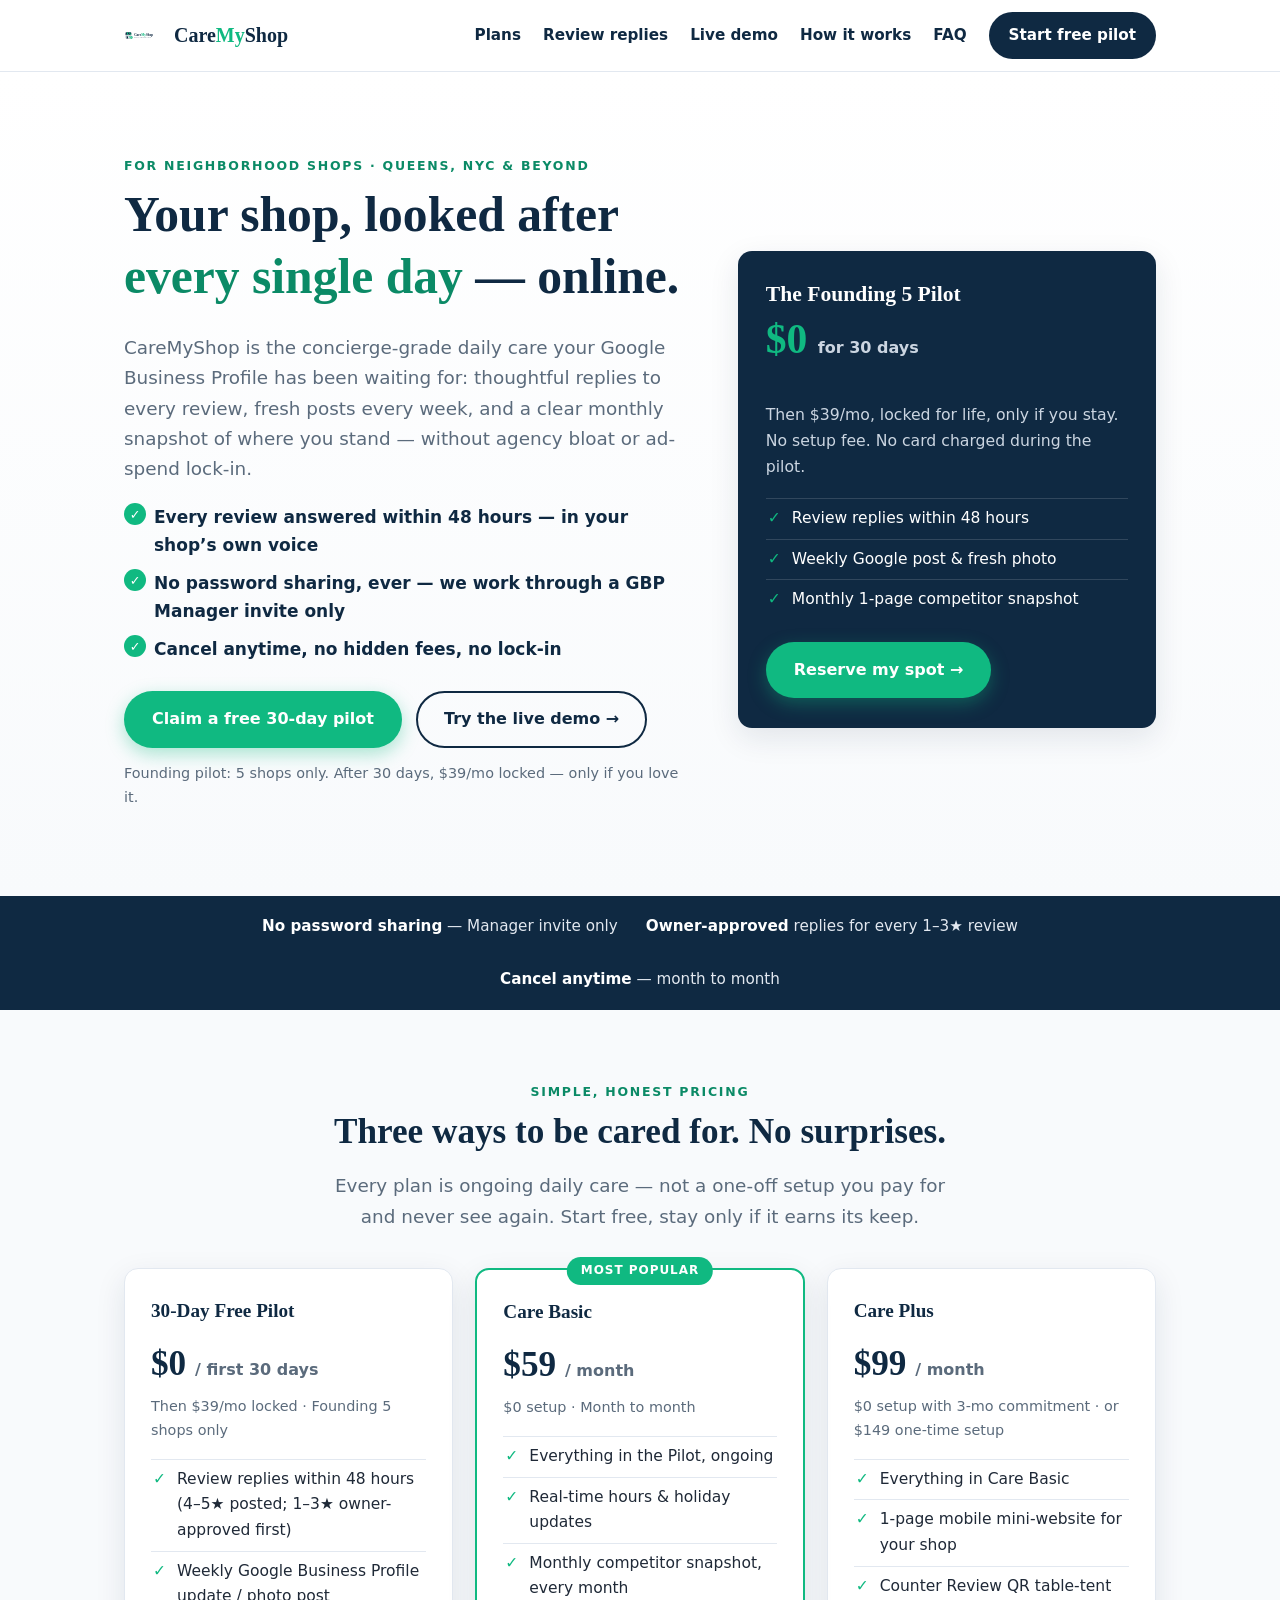
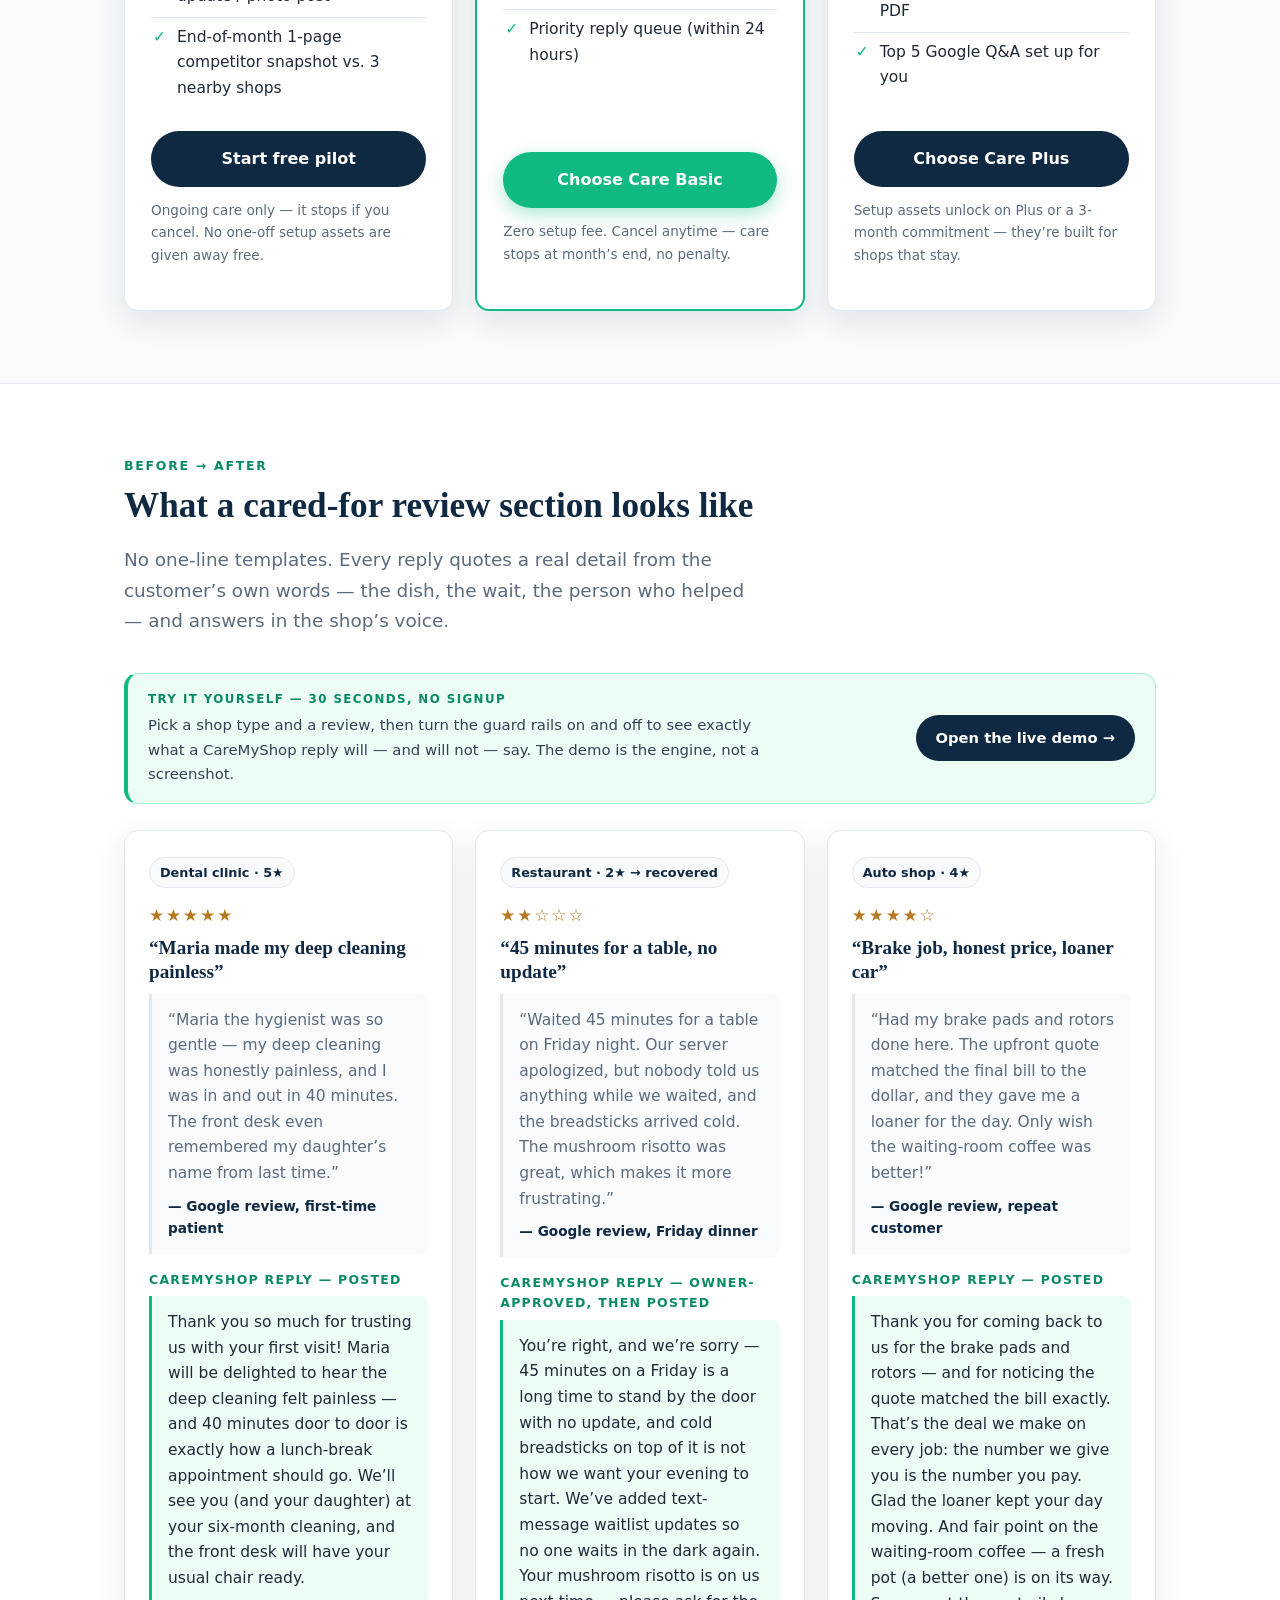
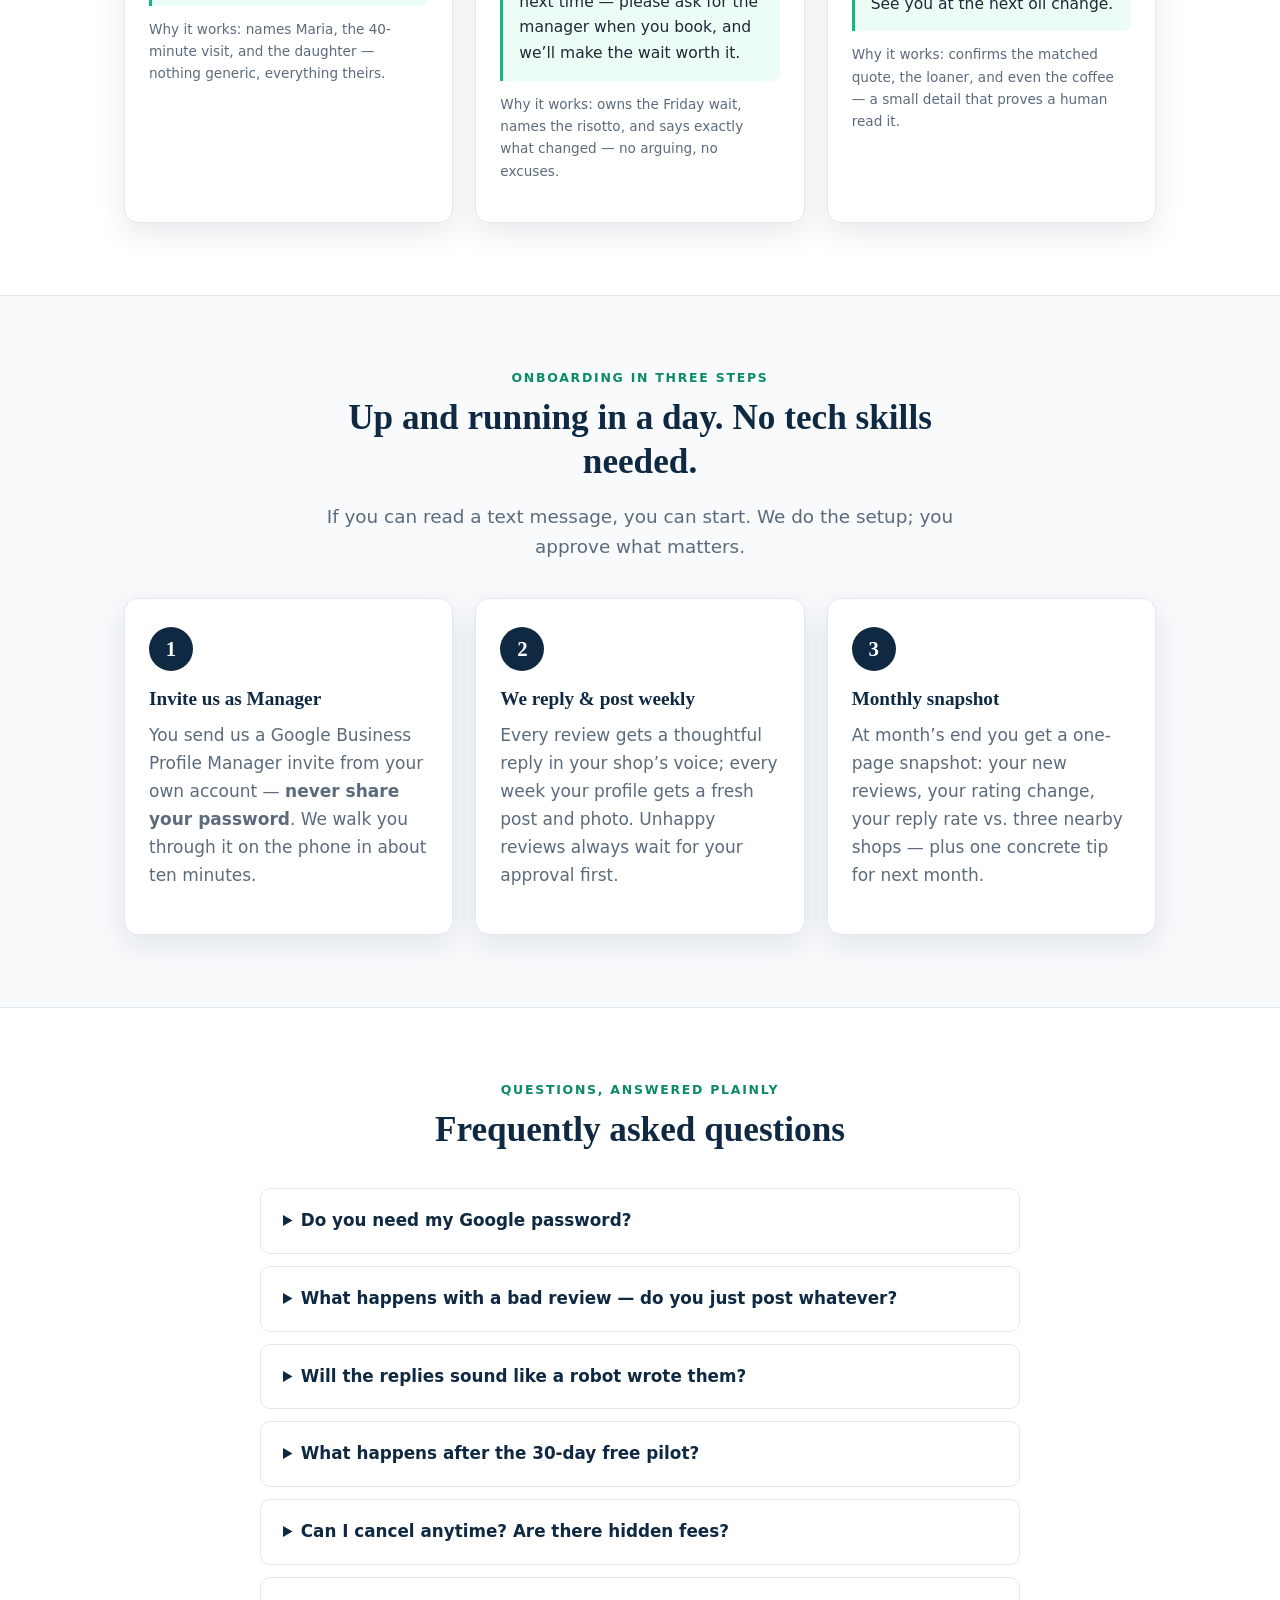
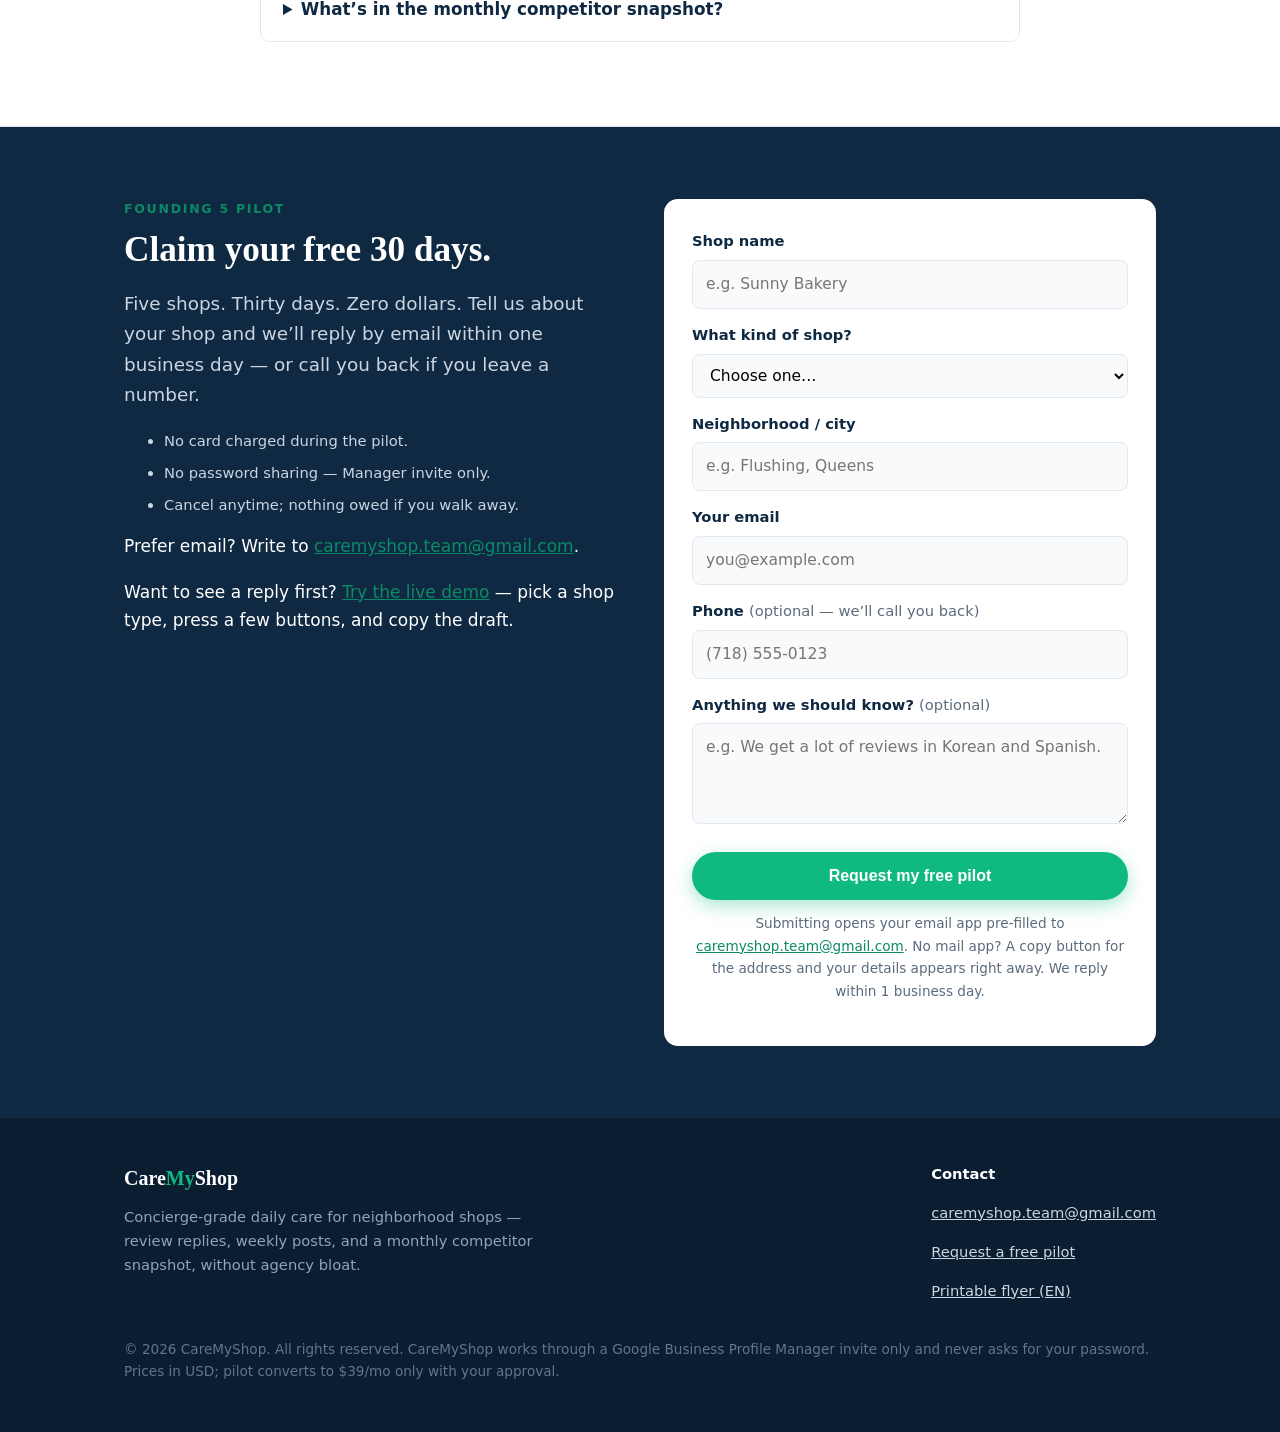
<file: index.html>
<!DOCTYPE html>
<html lang="en">
<head>
  <meta charset="utf-8">
  <meta name="viewport" content="width=device-width, initial-scale=1">
  <title>CareMyShop — Concierge-Grade Daily Care for Your Neighborhood Shop</title>
  <meta name="description" content="CareMyShop looks after your Google Business Profile every day — thoughtful review replies, weekly posts, and a monthly competitor snapshot — without agency bloat or ad-spend lock-in. 30-day free pilot for 5 founding shops.">
  <link rel="canonical" href="https://nydds.github.io/caremyshop/">
  <meta name="theme-color" content="#0F2942">
  <meta name="robots" content="index, follow">
  <!-- Social preview (Open Graph / Twitter) — for link cards in DM, text, and email -->
  <meta property="og:type" content="website">
  <meta property="og:site_name" content="CareMyShop">
  <meta property="og:url" content="https://nydds.github.io/caremyshop/">
  <meta property="og:title" content="CareMyShop — Concierge-grade daily care for your neighborhood shop">
  <meta property="og:description" content="Every Google review answered within 48 hours, a fresh post every week, and a monthly competitor snapshot — without agency bloat. 30 days free for 5 founding shops, then $39/mo only if you stay.">
  <meta property="og:image" content="https://nydds.github.io/caremyshop/assets/og-card.png">
  <meta property="og:image:type" content="image/png">
  <meta property="og:image:width" content="1200">
  <meta property="og:image:height" content="630">
  <meta property="og:image:alt" content="CareMyShop — your neighborhood shop, looked after every day. 30 days free for 5 founding shops.">
  <meta property="og:locale" content="en_US">
  <meta name="twitter:card" content="summary_large_image">
  <meta name="twitter:title" content="CareMyShop — Concierge-grade daily care for your neighborhood shop">
  <meta name="twitter:description" content="Every Google review answered within 48 hours, weekly posts, monthly competitor snapshot. 30 days free for 5 founding shops, then $39/mo only if you stay.">
  <meta name="twitter:image" content="https://nydds.github.io/caremyshop/assets/og-card.png">
  <meta name="twitter:image:alt" content="CareMyShop — your neighborhood shop, looked after every day.">
  <link rel="icon" type="image/svg+xml" href="assets/favicon.svg">
  <link rel="stylesheet" href="styles.css">
</head>
<body>

<!-- Submit fallback: shown the moment the pilot form is submitted, in case the mailto: hand-off
     does nothing (Instagram / Facebook in-app browsers, desktop browsers with no mail app). -->
<div class="submit-card" id="submit-card" role="dialog" aria-labelledby="submit-card-title" hidden>
  <div class="wrap">
    <button class="submit-card-close" id="submit-card-close" type="button" aria-label="Close this panel">×</button>
    <p class="submit-card-eyebrow">One last step</p>
    <h3 id="submit-card-title">Finish sending your request</h3>
    <p class="submit-card-lede">We just handed your details to your email app. If nothing opened — Instagram and Facebook&rsquo;s in-app browsers often block it — copy the two boxes below and send them to us. It takes two taps.</p>
    <ol class="submit-steps">
      <li>
        <span class="submit-step-label">1 · Our email address</span>
        <div class="submit-row">
          <span class="submit-address">caremyshop.team@gmail.com</span>
          <button class="copy-btn" id="copy-email" type="button" data-copy="caremyshop.team@gmail.com">Copy</button>
        </div>
      </li>
      <li>
        <span class="submit-step-label">2 · Your request details</span>
        <pre class="submit-summary" id="submit-summary"></pre>
        <button class="copy-btn copy-btn-wide" id="copy-summary" type="button">Copy my request details</button>
      </li>
    </ol>
    <p class="submit-card-alt">Then paste both into any email, text message, or Instagram message to us. <a id="resend-mailto" href="mailto:caremyshop.team@gmail.com">Or try opening your email app again</a>.</p>
    <p class="submit-card-note">Nothing is sent until you press send — and nothing is charged. We reply within 1 business day.</p>
  </div>
</div>

<header class="site-header">
  <div class="wrap">
    <a class="brand" href="index.html" aria-label="CareMyShop home">
      <img src="assets/logo.svg" alt="CareMyShop logo" width="40" height="40">
      <span class="brand-name">Care<em>My</em>Shop</span>
    </a>
    <nav class="nav" aria-label="Main navigation">
      <a href="#plans">Plans</a>
      <a href="#samples">Review replies</a>
      <a href="demo.html">Live demo</a>
      <a href="#how">How it works</a>
      <a href="#faq">FAQ</a>
      <a class="btn btn-navy btn-sm" href="#pilot">Start free pilot</a>
    </nav>
  </div>
</header>

<main>
  <!-- Hero -->
  <section class="hero">
    <div class="wrap">
      <div>
        <p class="eyebrow">For neighborhood shops · Queens, NYC &amp; beyond</p>
        <h1>Your shop, looked after <span>every single day</span> — online.</h1>
        <p class="lede">CareMyShop is the concierge-grade daily care your Google Business Profile has been waiting for: thoughtful replies to every review, fresh posts every week, and a clear monthly snapshot of where you stand — without agency bloat or ad-spend lock-in.</p>
        <ul class="hero-points">
          <li>Every review answered within 48 hours — in your shop&rsquo;s own voice</li>
          <li>No password sharing, ever — we work through a GBP Manager invite only</li>
          <li>Cancel anytime, no hidden fees, no lock-in</li>
        </ul>
        <div class="hero-cta">
          <a class="btn btn-primary" href="#pilot">Claim a free 30-day pilot</a>
          <a class="btn btn-ghost" href="demo.html">Try the live demo →</a>
        </div>
        <p class="hero-note">Founding pilot: 5 shops only. After 30 days, $39/mo locked — only if you love it.</p>
      </div>
      <aside class="hero-card" aria-label="Founding pilot summary">
        <h3>The Founding 5 Pilot</h3>
        <p class="big">$0 <small>for 30 days</small></p>
        <p>Then $39/mo, locked for life, only if you stay. No setup fee. No card charged during the pilot.</p>
        <ul class="pilot-list">
          <li>Review replies within 48 hours</li>
          <li>Weekly Google post &amp; fresh photo</li>
          <li>Monthly 1-page competitor snapshot</li>
        </ul>
        <a class="btn btn-primary" href="#pilot">Reserve my spot →</a>
      </aside>
    </div>
  </section>

  <!-- Trust strip -->
  <div class="trust">
    <div class="wrap">
      <span><strong>No password sharing</strong> — Manager invite only</span>
      <span><strong>Owner-approved</strong> replies for every 1–3★ review</span>
      <span><strong>Cancel anytime</strong> — month to month</span>
    </div>
  </div>

  <!-- Plans -->
  <section class="section" id="plans">
    <div class="wrap">
      <div class="section-head center">
        <p class="eyebrow">Simple, honest pricing</p>
        <h2>Three ways to be cared for. No surprises.</h2>
        <p class="lede">Every plan is ongoing daily care — not a one-off setup you pay for and never see again. Start free, stay only if it earns its keep.</p>
      </div>
      <div class="tiers">
        <article class="tier">
          <h3>30-Day Free Pilot</h3>
          <p class="price">$0 <small>/ first 30 days</small></p>
          <p class="price-note">Then $39/mo locked · Founding 5 shops only</p>
          <ul>
            <li>Review replies within 48 hours (4–5★ posted; 1–3★ owner-approved first)</li>
            <li>Weekly Google Business Profile update / photo post</li>
            <li>End-of-month 1-page competitor snapshot vs. 3 nearby shops</li>
          </ul>
          <a class="btn btn-navy" href="#pilot">Start free pilot</a>
          <p class="guard">Ongoing care only — it stops if you cancel. No one-off setup assets are given away free.</p>
        </article>
        <article class="tier featured">
          <span class="flag">MOST POPULAR</span>
          <h3>Care Basic</h3>
          <p class="price">$59 <small>/ month</small></p>
          <p class="price-note">$0 setup · Month to month</p>
          <ul>
            <li>Everything in the Pilot, ongoing</li>
            <li>Real-time hours &amp; holiday updates</li>
            <li>Monthly competitor snapshot, every month</li>
            <li>Priority reply queue (within 24 hours)</li>
          </ul>
          <a class="btn btn-primary" href="#pilot">Choose Care Basic</a>
          <p class="guard">Zero setup fee. Cancel anytime — care stops at month&rsquo;s end, no penalty.</p>
        </article>
        <article class="tier">
          <h3>Care Plus</h3>
          <p class="price">$99 <small>/ month</small></p>
          <p class="price-note">$0 setup with 3-mo commitment · or $149 one-time setup</p>
          <ul>
            <li>Everything in Care Basic</li>
            <li>1-page mobile mini-website for your shop</li>
            <li>Counter Review QR table-tent PDF</li>
            <li>Top 5 Google Q&amp;A set up for you</li>
          </ul>
          <a class="btn btn-navy" href="#pilot">Choose Care Plus</a>
          <p class="guard">Setup assets unlock on Plus or a 3-month commitment — they&rsquo;re built for shops that stay.</p>
        </article>
      </div>
    </div>
  </section>

  <!-- Before / After review samples -->
  <section class="section alt" id="samples">
    <div class="wrap">
      <div class="section-head">
        <p class="eyebrow">Before → after</p>
        <h2>What a cared-for review section looks like</h2>
        <p class="lede">No one-line templates. Every reply quotes a real detail from the customer&rsquo;s own words — the dish, the wait, the person who helped — and answers in the shop&rsquo;s voice.</p>
      </div>
      <div class="demo-callout">
        <div>
          <p class="demo-callout-eyebrow">Try it yourself — 30 seconds, no signup</p>
          <p class="demo-callout-text">Pick a shop type and a review, then turn the guard rails on and off to see exactly what a CareMyShop reply will — and will not — say. The demo is the engine, not a screenshot.</p>
        </div>
        <a class="btn btn-navy btn-sm" href="demo.html">Open the live demo →</a>
      </div>
      <div class="samples">
        <article class="sample">
          <span class="tag">Dental clinic · 5★</span>
          <span class="stars" aria-label="5 out of 5 stars">★★★★★</span>
          <h3>&ldquo;Maria made my deep cleaning painless&rdquo;</h3>
          <blockquote>
            &ldquo;Maria the hygienist was so gentle — my deep cleaning was honestly painless, and I was in and out in 40 minutes. The front desk even remembered my daughter&rsquo;s name from last time.&rdquo;
            <footer>— Google review, first-time patient</footer>
          </blockquote>
          <p class="reply-label">CareMyShop reply — posted</p>
          <p class="reply">Thank you so much for trusting us with your first visit! Maria will be delighted to hear the deep cleaning felt painless — and 40 minutes door to door is exactly how a lunch-break appointment should go. We&rsquo;ll see you (and your daughter) at your six-month cleaning, and the front desk will have your usual chair ready.</p>
          <p class="reply-note">Why it works: names Maria, the 40-minute visit, and the daughter — nothing generic, everything theirs.</p>
        </article>
        <article class="sample">
          <span class="tag">Restaurant · 2★ → recovered</span>
          <span class="stars" aria-label="2 out of 5 stars">★★☆☆☆</span>
          <h3>&ldquo;45 minutes for a table, no update&rdquo;</h3>
          <blockquote>
            &ldquo;Waited 45 minutes for a table on Friday night. Our server apologized, but nobody told us anything while we waited, and the breadsticks arrived cold. The mushroom risotto was great, which makes it more frustrating.&rdquo;
            <footer>— Google review, Friday dinner</footer>
          </blockquote>
          <p class="reply-label">CareMyShop reply — owner-approved, then posted</p>
          <p class="reply">You&rsquo;re right, and we&rsquo;re sorry — 45 minutes on a Friday is a long time to stand by the door with no update, and cold breadsticks on top of it is not how we want your evening to start. We&rsquo;ve added text-message waitlist updates so no one waits in the dark again. Your mushroom risotto is on us next time — please ask for the manager when you book, and we&rsquo;ll make the wait worth it.</p>
          <p class="reply-note">Why it works: owns the Friday wait, names the risotto, and says exactly what changed — no arguing, no excuses.</p>
        </article>
        <article class="sample">
          <span class="tag">Auto shop · 4★</span>
          <span class="stars" aria-label="4 out of 5 stars">★★★★☆</span>
          <h3>&ldquo;Brake job, honest price, loaner car&rdquo;</h3>
          <blockquote>
            &ldquo;Had my brake pads and rotors done here. The upfront quote matched the final bill to the dollar, and they gave me a loaner for the day. Only wish the waiting-room coffee was better!&rdquo;
            <footer>— Google review, repeat customer</footer>
          </blockquote>
          <p class="reply-label">CareMyShop reply — posted</p>
          <p class="reply">Thank you for coming back to us for the brake pads and rotors — and for noticing the quote matched the bill exactly. That&rsquo;s the deal we make on every job: the number we give you is the number you pay. Glad the loaner kept your day moving. And fair point on the waiting-room coffee — a fresh pot (a better one) is on its way. See you at the next oil change.</p>
          <p class="reply-note">Why it works: confirms the matched quote, the loaner, and even the coffee — a small detail that proves a human read it.</p>
        </article>
      </div>
    </div>
  </section>

  <!-- How it works -->
  <section class="section" id="how">
    <div class="wrap">
      <div class="section-head center">
        <p class="eyebrow">Onboarding in three steps</p>
        <h2>Up and running in a day. No tech skills needed.</h2>
        <p class="lede">If you can read a text message, you can start. We do the setup; you approve what matters.</p>
      </div>
      <div class="steps">
        <article class="step">
          <div class="num">1</div>
          <h3>Invite us as Manager</h3>
          <p>You send us a Google Business Profile Manager invite from your own account — <strong>never share your password</strong>. We walk you through it on the phone in about ten minutes.</p>
        </article>
        <article class="step">
          <div class="num">2</div>
          <h3>We reply &amp; post weekly</h3>
          <p>Every review gets a thoughtful reply in your shop&rsquo;s voice; every week your profile gets a fresh post and photo. Unhappy reviews always wait for your approval first.</p>
        </article>
        <article class="step">
          <div class="num">3</div>
          <h3>Monthly snapshot</h3>
          <p>At month&rsquo;s end you get a one-page snapshot: your new reviews, your rating change, your reply rate vs. three nearby shops — plus one concrete tip for next month.</p>
        </article>
      </div>
    </div>
  </section>

  <!-- FAQ -->
  <section class="section alt" id="faq">
    <div class="wrap">
      <div class="section-head center">
        <p class="eyebrow">Questions, answered plainly</p>
        <h2>Frequently asked questions</h2>
      </div>
      <div class="faq">
        <details>
          <summary>Do you need my Google password?</summary>
          <p>Never. You invite CareMyShop as a Manager on your Google Business Profile from your own account, and you can remove that access in one click at any time. We will never ask for your password — not by email, not by phone, not in person.</p>
        </details>
        <details>
          <summary>What happens with a bad review — do you just post whatever?</summary>
          <p>No. Every 1–3★ review is drafted and sent to you for approval before anything is posted. We never argue with a customer online and never admit legal fault. You decide the tone; we make sure it sounds like you on your best day.</p>
        </details>
        <details>
          <summary>Will the replies sound like a robot wrote them?</summary>
          <p>No. Every reply quotes a specific detail from the customer&rsquo;s review — the dish they ordered, the person who helped them, the wait they endured — and matches your shop&rsquo;s voice: calm and trustworthy for a clinic, warm and hospitable for a restaurant, straightforward and reliable for an auto shop. One-line templates are banned here.</p>
        </details>
        <details>
          <summary>What happens after the 30-day free pilot?</summary>
          <p>Nothing happens unless you say so. On day 30 we ask; if you stay, the pilot converts to $39/mo, locked for life. If you cancel, care stops and nothing is charged. There is no card charged during the pilot itself.</p>
        </details>
        <details>
          <summary>Can I cancel anytime? Are there hidden fees?</summary>
          <p>Yes to canceling anytime, no to hidden fees. All plans are month to month (except the optional 3-month Plus commitment, which waives the $149 setup). The price on this page is the price you pay — no ad spend, no per-reply charges, no setup surprises.</p>
        </details>
        <details>
          <summary>What&rsquo;s in the monthly competitor snapshot?</summary>
          <p>A branded one-page scorecard: your review count and rating change for the month, your reply rate vs. three nearby shops, and one concrete action tip for next month — for example, which question to answer on your profile, or which photo to refresh.</p>
        </details>
      </div>
    </div>
  </section>

  <!-- Pilot request -->
  <section class="section pilot" id="pilot">
    <div class="wrap pilot-grid">
      <div>
        <p class="eyebrow">Founding 5 pilot</p>
        <h2>Claim your free 30 days.</h2>
        <p class="lede">Five shops. Thirty days. Zero dollars. Tell us about your shop and we&rsquo;ll reply by email within one business day — or call you back if you leave a number.</p>
        <ul class="pilot-fine">
          <li>No card charged during the pilot.</li>
          <li>No password sharing — Manager invite only.</li>
          <li>Cancel anytime; nothing owed if you walk away.</li>
        </ul>
        <p>Prefer email? Write to <a href="mailto:caremyshop.team@gmail.com">caremyshop.team@gmail.com</a>.</p>
        <p>Want to see a reply first? <a href="demo.html">Try the live demo</a> — pick a shop type, press a few buttons, and copy the draft.</p>
      </div>
      <form class="pilot-form" id="pilot-request" action="#pilot-request" method="get" aria-label="Pilot request form">
        <label for="shop-name">Shop name</label>
        <input id="shop-name" name="shop-name" type="text" placeholder="e.g. Sunny Bakery" required>
        <label for="shop-type">What kind of shop?</label>
        <select id="shop-type" name="shop-type" required>
          <option value="" selected>Choose one…</option>
          <option>Restaurant / café / bakery</option>
          <option>Clinic / dental / wellness</option>
          <option>Salon / barbershop / spa</option>
          <option>Auto shop / repair</option>
          <option>Laundromat / cleaning</option>
          <option>Retail / other local shop</option>
        </select>
        <label for="shop-city">Neighborhood / city</label>
        <input id="shop-city" name="shop-city" type="text" placeholder="e.g. Flushing, Queens" required>
        <label for="shop-email">Your email</label>
        <input id="shop-email" name="shop-email" type="email" placeholder="you@example.com" autocomplete="email" required>
        <label for="shop-phone">Phone <span class="form-opt">(optional — we&rsquo;ll call you back)</span></label>
        <input id="shop-phone" name="shop-phone" type="tel" inputmode="tel" autocomplete="tel" placeholder="(718) 555-0123">
        <label for="shop-notes">Anything we should know? <span class="form-opt">(optional)</span></label>
        <textarea id="shop-notes" name="shop-notes" rows="3" placeholder="e.g. We get a lot of reviews in Korean and Spanish."></textarea>
        <button class="btn btn-primary" type="submit">Request my free pilot</button>
        <p class="form-note">Submitting opens your email app pre-filled to <a href="mailto:caremyshop.team@gmail.com">caremyshop.team@gmail.com</a>. No mail app? A copy button for the address and your details appears right away. We reply within 1 business day.</p>
      </form>
    </div>
  </section>
</main>

<footer class="site-footer">
  <div class="wrap">
    <div>
      <span class="brand-name">Care<em style="color:#10B981;font-style:normal">My</em>Shop</span>
      <p style="margin-top:10px;max-width:420px">Concierge-grade daily care for neighborhood shops — review replies, weekly posts, and a monthly competitor snapshot, without agency bloat.</p>
    </div>
    <div>
      <p><strong style="color:#fff">Contact</strong></p>
      <p><a href="mailto:caremyshop.team@gmail.com">caremyshop.team@gmail.com</a></p>
      <p><a href="#pilot">Request a free pilot</a></p>
      <p><a href="flyer-en.html">Printable flyer (EN)</a></p>
    </div>
  </div>
  <div class="wrap">
    <p class="footer-note">© 2026 CareMyShop. All rights reserved. CareMyShop works through a Google Business Profile Manager invite only and never asks for your password. Prices in USD; pilot converts to $39/mo only with your approval.</p>
  </div>
</footer>

<script>
(function () {
  var CONTACT_EMAIL = "caremyshop.team@gmail.com";
  var form = document.getElementById("pilot-request");
  var card = document.getElementById("submit-card");
  if (!form || !card) { return; }

  var summaryEl = document.getElementById("submit-summary");
  var copyEmailBtn = document.getElementById("copy-email");
  var copySummaryBtn = document.getElementById("copy-summary");
  var closeBtn = document.getElementById("submit-card-close");
  var resendLink = document.getElementById("resend-mailto");
  var lastFocus = null;

  function val(id) {
    var el = document.getElementById(id);
    return el ? el.value.trim() : "";
  }

  function copyText(text, btn, idleLabel) {
    function done() {
      btn.textContent = "Copied ✓";
      btn.classList.add("is-copied");
      window.setTimeout(function () {
        btn.textContent = idleLabel;
        btn.classList.remove("is-copied");
      }, 2600);
    }
    function legacy() {
      var ta = document.createElement("textarea");
      ta.value = text;
      ta.setAttribute("readonly", "");
      ta.style.position = "fixed";
      ta.style.top = "0";
      ta.style.left = "0";
      ta.style.opacity = "0";
      document.body.appendChild(ta);
      ta.select();
      ta.setSelectionRange(0, text.length);
      var ok = false;
      try { ok = document.execCommand("copy"); } catch (err) { ok = false; }
      document.body.removeChild(ta);
      if (ok) { done(); } else { btn.textContent = "Select the text and copy it"; }
    }
    if (navigator.clipboard && navigator.clipboard.writeText) {
      navigator.clipboard.writeText(text).then(done, legacy);
    } else {
      legacy();
    }
  }

  function buildRequest() {
    var name = val("shop-name");
    var kind = val("shop-type");
    var city = val("shop-city");
    var email = val("shop-email");
    var phone = val("shop-phone");
    var notes = val("shop-notes");
    var body = "Shop name: " + name + "\n" +
      "Type: " + kind + "\n" +
      "Neighborhood/City: " + city + "\n" +
      "Owner email: " + email + "\n" +
      (phone ? "Phone: " + phone + "\n" : "") +
      (notes ? "Notes: " + notes + "\n" : "");
    return {
      subject: "30-Day Free Pilot Request — " + name,
      body: body,
      mailto: "mailto:" + CONTACT_EMAIL +
        "?subject=" + encodeURIComponent("30-Day Free Pilot Request — " + name) +
        "&body=" + encodeURIComponent(body)
    };
  }

  function openCard(request) {
    summaryEl.textContent = request.body.replace(/\n+$/, "");
    resendLink.setAttribute("href", request.mailto);
    card.hidden = false;
    lastFocus = document.activeElement;
    window.requestAnimationFrame(function () {
      copyEmailBtn.focus({ preventScroll: true });
    });
  }

  function closeCard() {
    card.hidden = true;
    summaryEl.textContent = "";
    if (lastFocus && typeof lastFocus.focus === "function") {
      lastFocus.focus({ preventScroll: true });
    }
  }

  form.addEventListener("submit", function (e) {
    e.preventDefault();
    var request = buildRequest();
    // 1) Show the copy-card first, so it is on screen even if the mail app never opens.
    openCard(request);
    // 2) Then keep the original mailto: hand-off exactly as before.
    window.setTimeout(function () {
      window.location.href = request.mailto;
    }, 150);
  });

  copyEmailBtn.addEventListener("click", function () {
    copyText(CONTACT_EMAIL, copyEmailBtn, "Copy");
  });
  copySummaryBtn.addEventListener("click", function () {
    copyText(summaryEl.textContent, copySummaryBtn, "Copy my request details");
  });
  closeBtn.addEventListener("click", closeCard);
  document.addEventListener("keydown", function (e) {
    if (e.key === "Escape" && !card.hidden) { closeCard(); }
  });
})();
</script>
</body>
</html>
</file>
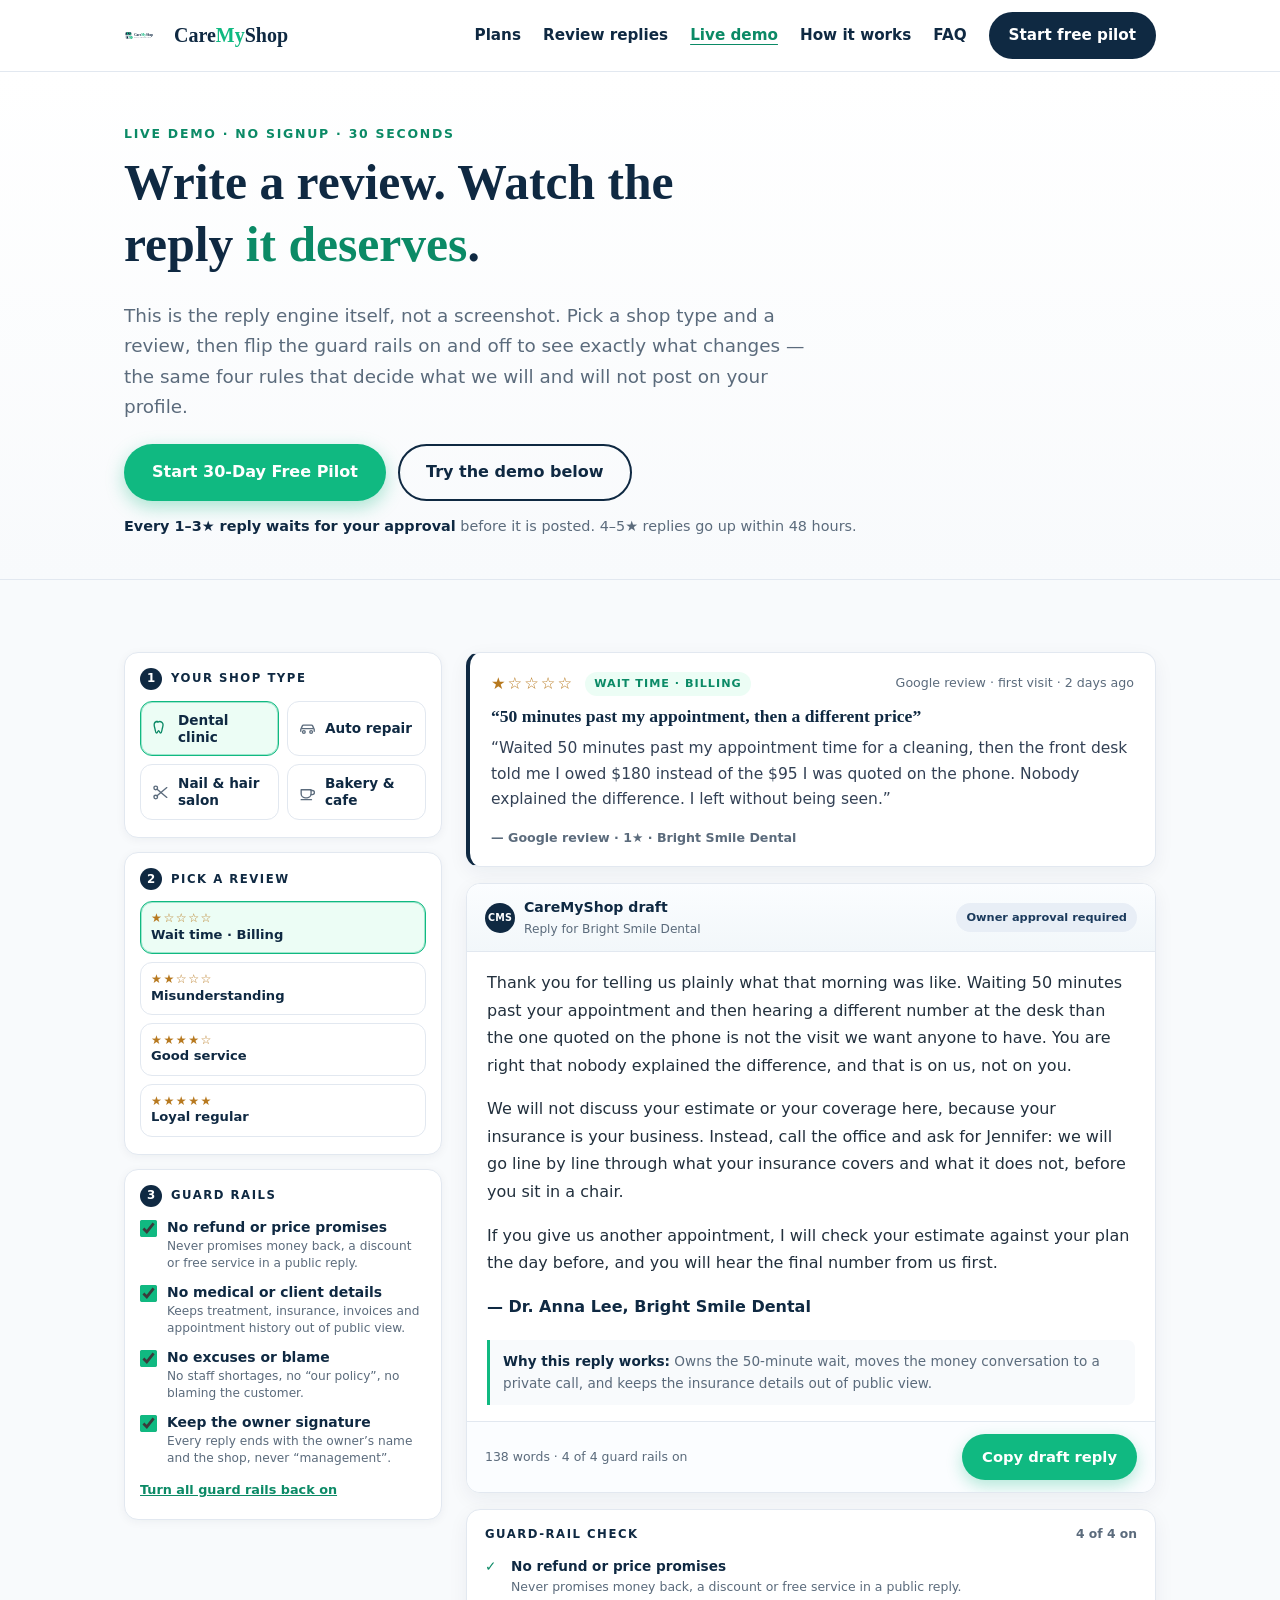
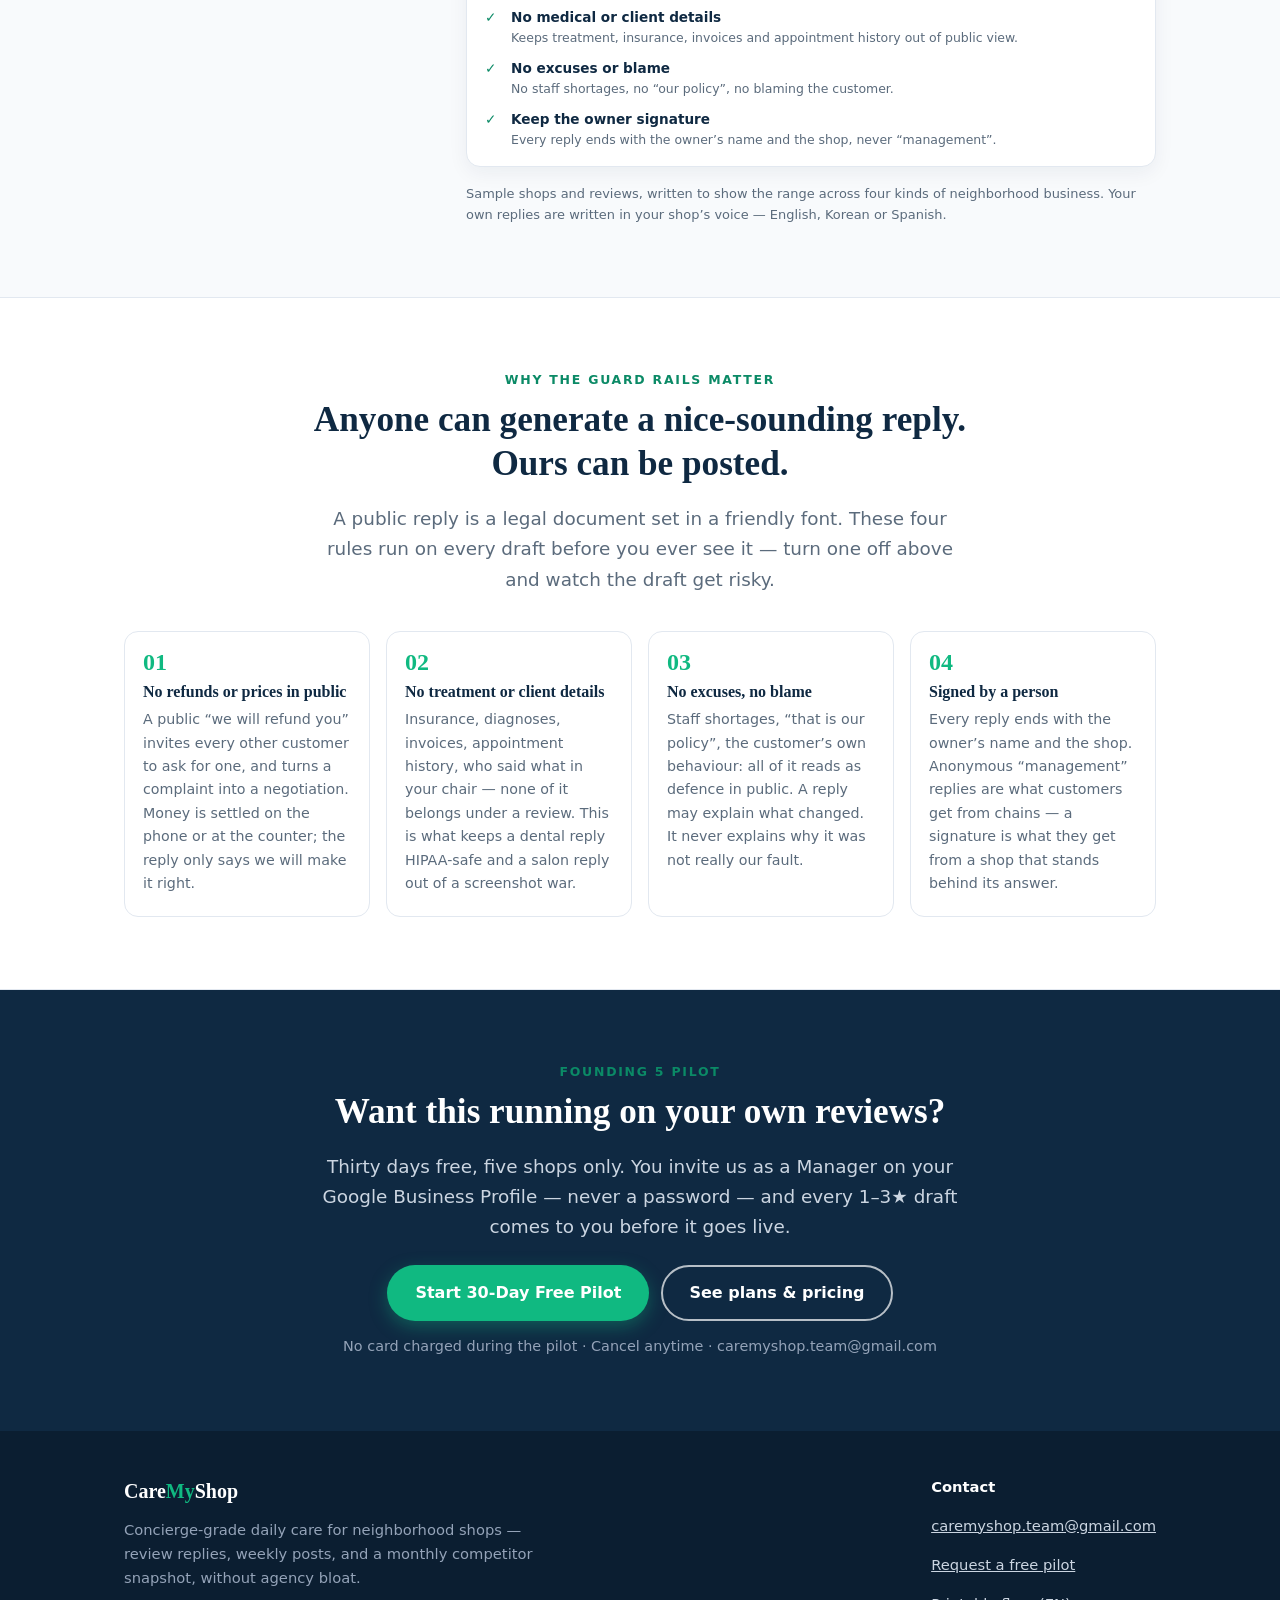
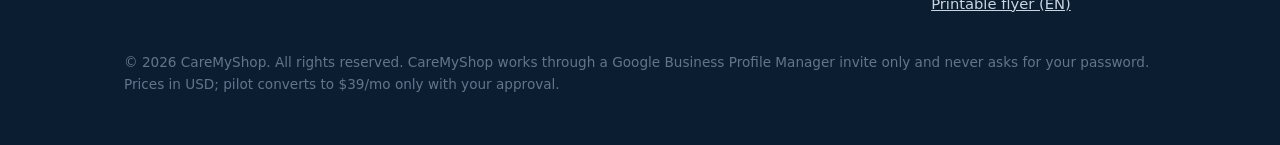
<file: demo.html>
<!DOCTYPE html>
<html lang="en">
<head>
  <meta charset="utf-8">
  <meta name="viewport" content="width=device-width, initial-scale=1">
  <title>Live Demo — Try a CareMyShop review reply | CareMyShop</title>
  <meta name="description" content="Pick a shop type and a Google review, flip the guard rails on and off, and watch the CareMyShop reply change in real time. No signup, no email — the same four safety rules we use on real reviews.">
  <link rel="canonical" href="https://nydds.github.io/caremyshop/demo.html">
  <meta name="theme-color" content="#0F2942">
  <meta name="robots" content="index, follow">
  <!-- Social preview -->
  <meta property="og:type" content="website">
  <meta property="og:site_name" content="CareMyShop">
  <meta property="og:url" content="https://nydds.github.io/caremyshop/demo.html">
  <meta property="og:title" content="Live demo — press a button, watch the reply change">
  <meta property="og:description" content="Choose a shop type and a review, then turn the guard rails on and off. See exactly what CareMyShop would post — and what it refuses to post. 30 days free for 5 founding shops.">
  <meta property="og:image" content="https://nydds.github.io/caremyshop/assets/og-card.png">
  <meta property="og:image:type" content="image/png">
  <meta property="og:image:width" content="1200">
  <meta property="og:image:height" content="630">
  <meta property="og:image:alt" content="CareMyShop — your neighborhood shop, looked after every day.">
  <meta property="og:locale" content="en_US">
  <meta name="twitter:card" content="summary_large_image">
  <meta name="twitter:title" content="Live demo — press a button, watch the reply change">
  <meta name="twitter:description" content="Choose a shop type and a review, then turn the guard rails on and off. 30 days free for 5 founding shops.">
  <meta name="twitter:image" content="https://nydds.github.io/caremyshop/assets/og-card.png">
  <link rel="icon" type="image/svg+xml" href="assets/favicon.svg">
  <link rel="stylesheet" href="styles.css">
  <style>
    /* ---------- Live demo page ---------- */
    .nav a[aria-current="page"] { color: var(--emerald-dark); text-decoration: underline; text-underline-offset: 4px; }

    .demo-hero {
      background: linear-gradient(180deg, #fff 0%, var(--off-white) 100%);
      padding: 52px 0 40px;
      border-bottom: 1px solid var(--line);
    }
    .demo-hero h1 { max-width: 24ch; }
    .demo-hero .lede { max-width: 700px; }
    .demo-cta-row { display: flex; gap: 12px; flex-wrap: wrap; align-items: center; margin-top: 22px; }
    .demo-hero-note { font-size: 0.9rem; color: var(--muted); margin: 14px 0 0; }
    .demo-hero-note b { color: var(--navy); }

    .demo-grid { display: grid; grid-template-columns: 318px minmax(0, 1fr); gap: 24px; align-items: start; }
    .demo-controls { display: flex; flex-direction: column; gap: 14px; position: sticky; top: 82px; }

    .ctrl {
      background: #fff;
      border: 1px solid var(--line);
      border-radius: var(--radius);
      padding: 15px 15px 17px;
      box-shadow: 0 2px 10px rgba(15, 41, 66, 0.05);
    }
    .ctrl-head { display: flex; align-items: center; gap: 9px; margin: 0 0 11px; }
    .ctrl-num {
      width: 22px; height: 22px; flex: 0 0 22px;
      border-radius: 50%; background: var(--navy); color: #fff;
      font-size: 0.74rem; font-weight: 800;
      display: inline-flex; align-items: center; justify-content: center;
    }
    .ctrl-head h2 {
      font-family: system-ui, -apple-system, "Segoe UI", Roboto, Arial, sans-serif;
      font-size: 0.73rem; letter-spacing: 0.13em; text-transform: uppercase;
      color: var(--navy); font-weight: 800; margin: 0;
    }

    .shop-grid { display: grid; grid-template-columns: 1fr 1fr; gap: 8px; }
    .pick {
      display: flex; align-items: center; gap: 8px; min-width: 0;
      padding: 10px; border: 1.5px solid var(--line); background: #fff;
      border-radius: 12px; font-family: inherit; font-size: 0.85rem; font-weight: 600;
      color: var(--navy); line-height: 1.25; text-align: left; cursor: pointer;
      transition: border-color 0.12s ease, background 0.12s ease;
    }
    .pick svg { width: 19px; height: 19px; flex: 0 0 19px; stroke: currentColor; fill: none; stroke-width: 1.7; stroke-linecap: round; stroke-linejoin: round; color: var(--muted); }
    .pick:hover { border-color: #B9C6D4; }
    .pick[aria-pressed="true"] { border-color: var(--emerald); background: #ECFDF5; box-shadow: inset 0 0 0 1px rgba(16, 185, 129, 0.35); }
    .pick[aria-pressed="true"] svg { color: var(--emerald-dark); }
    .pick:focus-visible { outline: 3px solid rgba(16, 185, 129, 0.45); outline-offset: 1px; }

    .scenario-list { display: flex; flex-direction: column; gap: 8px; }
    .scenario { align-items: flex-start; }
    .scenario .s-main { display: flex; flex-direction: column; gap: 1px; min-width: 0; }
    .scenario .s-stars { color: var(--gold); font-size: 0.76rem; letter-spacing: 1.5px; line-height: 1.1; }
    .scenario .s-tag { font-size: 0.82rem; font-weight: 700; }

    .rail-list { display: flex; flex-direction: column; gap: 11px; }
    .rail { display: grid; grid-template-columns: 18px minmax(0, 1fr); gap: 9px; align-items: start; cursor: pointer; }
    .rail input { width: 17px; height: 17px; margin: 2px 0 0; accent-color: var(--emerald); cursor: pointer; }
    .rail .r-label { display: block; font-size: 0.87rem; font-weight: 700; color: var(--navy); line-height: 1.3; }
    .rail .r-hint { display: block; margin-top: 2px; font-size: 0.76rem; color: var(--muted); line-height: 1.4; }
    .rail-reset {
      margin-top: 12px; padding: 0; border: 0; background: none;
      font: inherit; font-size: 0.8rem; font-weight: 700;
      color: var(--emerald-dark); text-decoration: underline; cursor: pointer;
    }

    .stage { display: flex; flex-direction: column; gap: 16px; min-width: 0; }
    .card { background: #fff; border: 1px solid var(--line); border-radius: var(--radius); box-shadow: 0 6px 20px rgba(15, 41, 66, 0.06); min-width: 0; }

    .review-card { padding: 19px 21px 17px; border-left: 4px solid var(--navy); }
    .r-top { display: flex; flex-wrap: wrap; gap: 6px 11px; align-items: center; margin-bottom: 10px; }
    .r-stars { color: var(--gold); letter-spacing: 2px; font-size: 1.02rem; line-height: 1; }
    .r-tag { font-size: 0.7rem; font-weight: 800; letter-spacing: 0.09em; text-transform: uppercase; color: var(--emerald-dark); background: #ECFDF5; border-radius: 999px; padding: 3px 9px; }
    .r-meta { font-size: 0.79rem; color: var(--muted); margin-left: auto; }
    .review-card h2 { font-family: Georgia, "Times New Roman", serif; font-size: 1.1rem; margin: 0 0 8px; color: var(--navy); }
    .review-card blockquote { margin: 0; font-size: 0.97rem; color: #334155; }
    .review-card blockquote footer { margin-top: 8px; font-size: 0.79rem; color: var(--muted); font-weight: 600; }

    .draft-card { overflow: hidden; }
    .draft-top {
      display: flex; flex-wrap: wrap; gap: 10px; align-items: center;
      padding: 12px 18px; border-bottom: 1px solid var(--line);
      background: linear-gradient(180deg, #FBFDFF, #F2F7FA);
    }
    .draft-who { display: flex; align-items: center; gap: 9px; min-width: 0; }
    .draft-avatar {
      width: 30px; height: 30px; flex: 0 0 30px; border-radius: 50%;
      background: var(--navy); color: #fff; font-size: 0.6rem; font-weight: 800;
      letter-spacing: 0.02em; display: inline-flex; align-items: center; justify-content: center;
    }
    .draft-name { display: block; font-weight: 800; font-size: 0.88rem; color: var(--navy); }
    .draft-sub { display: block; font-size: 0.76rem; color: var(--muted); }
    .pill { margin-left: auto; font-size: 0.71rem; font-weight: 800; padding: 5px 10px; border-radius: 999px; white-space: nowrap; }
    .pill.ok { background: #ECFDF5; color: #047857; }
    .pill.warn { background: #FEF3C7; color: #92400E; }
    .pill.review { background: #E8EEF6; color: #1B3A5C; }

    .draft-body { padding: 17px 20px 4px; font-size: 1rem; line-height: 1.72; color: #22303D; overflow-wrap: anywhere; }
    .draft-body p { margin: 0 0 1em; }
    .draft-body p:last-child { color: var(--navy); font-weight: 600; }
    .rail-off { background: #FEF3C7; box-shadow: inset 0 -2px 0 #F59E0B; border-radius: 3px; padding: 0 2px; }
    .rail-off-tag { display: inline-block; margin-left: 5px; font-size: 0.6rem; font-weight: 800; letter-spacing: 0.06em; text-transform: uppercase; color: #92400E; background: #FDE68A; border-radius: 4px; padding: 1px 5px; vertical-align: 1px; }

    .draft-why { margin: 0 20px 16px; padding: 10px 13px; background: #F8FAFC; border-left: 3px solid var(--emerald); border-radius: 0 8px 8px 0; font-size: 0.85rem; color: var(--muted); }
    .draft-why b { color: var(--navy); }

    .draft-foot { display: flex; flex-wrap: wrap; gap: 12px; align-items: center; justify-content: space-between; padding: 12px 18px; border-top: 1px solid var(--line); background: #FBFDFF; }
    .draft-count { font-size: 0.78rem; color: var(--muted); }
    .copy-reply {
      border: 0; cursor: pointer; background: var(--emerald); color: #fff;
      font: inherit; font-size: 0.92rem; font-weight: 800;
      padding: 11px 20px; border-radius: 999px; box-shadow: 0 6px 16px rgba(16, 185, 129, 0.3);
    }
    .copy-reply:hover { background: var(--emerald-dark); }
    .copy-reply.is-copied { background: var(--navy); box-shadow: none; }
    .copy-reply:focus-visible { outline: 3px solid rgba(15, 41, 66, 0.4); outline-offset: 2px; }

    .policy-card { padding: 14px 18px 15px; }
    .policy-head { display: flex; flex-wrap: wrap; gap: 8px; align-items: center; margin-bottom: 10px; }
    .policy-head h3 {
      font-family: system-ui, -apple-system, "Segoe UI", Roboto, Arial, sans-serif;
      font-size: 0.73rem; letter-spacing: 0.13em; text-transform: uppercase;
      color: var(--navy); font-weight: 800; margin: 0;
    }
    .policy-count { margin-left: auto; font-size: 0.77rem; font-weight: 700; color: var(--muted); }
    .policy-list { list-style: none; margin: 0; padding: 0; display: grid; gap: 8px; }
    .policy-list li { display: grid; grid-template-columns: 17px minmax(0, 1fr); gap: 9px; align-items: start; font-size: 0.85rem; color: #334155; }
    .p-mark { font-weight: 800; }
    .p-mark.on { color: var(--emerald-dark); }
    .p-mark.off { color: #B45309; }
    .p-rule { font-weight: 700; color: var(--navy); }
    .p-note { display: block; font-size: 0.78rem; color: var(--muted); }
    .p-note.alert { color: #92400E; font-weight: 600; }

    .demo-foot-note { font-size: 0.81rem; color: var(--muted); margin: 0; }

    .why-grid { display: grid; grid-template-columns: repeat(4, 1fr); gap: 16px; }
    .why { background: #fff; border: 1px solid var(--line); border-radius: var(--radius); padding: 18px 18px 20px; }
    .why .why-num { font-family: Georgia, serif; font-size: 1.5rem; font-weight: 700; color: var(--emerald); line-height: 1; display: block; margin-bottom: 8px; }
    .why h3 { font-size: 1rem; margin-bottom: 6px; }
    .why p { font-size: 0.89rem; color: var(--muted); margin: 0; }

    .demo-pilot { background: var(--navy); color: #fff; }
    .demo-pilot .wrap { max-width: 760px; text-align: center; }
    .demo-pilot h2 { color: #fff; }
    .demo-pilot .lede { color: #CBD5E1; margin-left: auto; margin-right: auto; }
    .demo-pilot .demo-cta-row { justify-content: center; }
    .demo-pilot .demo-hero-note { color: #94A3B8; }
    .btn-ghost-light { border-color: rgba(255, 255, 255, 0.7); color: #fff; }
    .btn-ghost-light:hover { background: #fff; color: var(--navy); }

    @media (max-width: 1000px) {
      .why-grid { grid-template-columns: 1fr 1fr; }
      .demo-grid { grid-template-columns: 280px minmax(0, 1fr); }
    }
    @media (max-width: 900px) {
      .demo-grid { grid-template-columns: 1fr; }
      .demo-controls { position: static; }
      .shop-grid { grid-template-columns: repeat(4, minmax(0, 1fr)); }
      .scenario-list { display: grid; grid-template-columns: 1fr 1fr; }
    }
    @media (max-width: 640px) {
      .demo-hero { padding: 40px 0 32px; }
      .demo-cta-row .btn { width: 100%; text-align: center; }
      .shop-grid { grid-template-columns: 1fr 1fr; }
      .scenario-list { grid-template-columns: 1fr; }
      .review-card { padding: 16px 15px 15px; }
      .r-meta { margin-left: 0; width: 100%; }
      .draft-top { padding: 11px 14px; }
      .draft-body { padding: 15px 14px 2px; font-size: 0.97rem; }
      .draft-why { margin: 0 14px 14px; }
      .draft-foot { padding: 12px 14px; }
      .copy-reply { width: 100%; text-align: center; }
      .policy-card { padding: 13px 14px 14px; }
      .why-grid { grid-template-columns: 1fr; }
    }
  </style>
</head>
<body>

<header class="site-header">
  <div class="wrap">
    <a class="brand" href="index.html" aria-label="CareMyShop home">
      <img src="assets/logo.svg" alt="CareMyShop logo" width="40" height="40">
      <span class="brand-name">Care<em>My</em>Shop</span>
    </a>
    <nav class="nav" aria-label="Main navigation">
      <a href="index.html#plans">Plans</a>
      <a href="index.html#samples">Review replies</a>
      <a href="demo.html" aria-current="page">Live demo</a>
      <a href="index.html#how">How it works</a>
      <a href="index.html#faq">FAQ</a>
      <a class="btn btn-navy btn-sm" href="index.html#pilot">Start free pilot</a>
    </nav>
  </div>
</header>

<main>
  <!-- Hero -->
  <section class="demo-hero">
    <div class="wrap">
      <p class="eyebrow">Live demo · no signup · 30 seconds</p>
      <h1>Write a review. Watch the reply <span style="color:var(--emerald-dark)">it deserves</span>.</h1>
      <p class="lede">This is the reply engine itself, not a screenshot. Pick a shop type and a review, then flip the guard rails on and off to see exactly what changes — the same four rules that decide what we will and will not post on your profile.</p>
      <div class="demo-cta-row">
        <a class="btn btn-primary" href="index.html#pilot">Start 30-Day Free Pilot</a>
        <a class="btn btn-ghost" href="#demo">Try the demo below</a>
      </div>
      <p class="demo-hero-note"><b>Every 1–3★ reply waits for your approval</b> before it is posted. 4–5★ replies go up within 48 hours.</p>
    </div>
  </section>

  <!-- Interactive demo -->
  <section class="section" id="demo">
    <div class="wrap">
      <div class="demo-grid">

        <aside class="demo-controls" aria-label="Demo controls">
          <div class="ctrl">
            <div class="ctrl-head"><span class="ctrl-num">1</span><h2>Your shop type</h2></div>
            <div class="shop-grid" id="shop-grid"></div>
          </div>

          <div class="ctrl">
            <div class="ctrl-head"><span class="ctrl-num">2</span><h2>Pick a review</h2></div>
            <div class="scenario-list" id="scenario-list"></div>
          </div>

          <div class="ctrl">
            <div class="ctrl-head"><span class="ctrl-num">3</span><h2>Guard rails</h2></div>
            <div class="rail-list" id="rail-list"></div>
            <button class="rail-reset" id="rail-reset" type="button">Turn all guard rails back on</button>
          </div>
        </aside>

        <div class="stage">
          <article class="card review-card" id="review-card" aria-live="polite"></article>

          <article class="card draft-card">
            <div class="draft-top">
              <div class="draft-who">
                <span class="draft-avatar" aria-hidden="true">CMS</span>
                <span>
                  <span class="draft-name">CareMyShop draft</span>
                  <span class="draft-sub" id="draft-sub">Reply for Bright Smile Dental</span>
                </span>
              </div>
              <span class="pill ok" id="draft-pill">Ready to post</span>
            </div>
            <div class="draft-body" id="draft-body"></div>
            <p class="draft-why" id="draft-why"></p>
            <div class="draft-foot">
              <span class="draft-count" id="draft-count"></span>
              <button class="copy-reply" id="copy-reply" type="button">Copy draft reply</button>
            </div>
          </article>

          <div class="card policy-card">
            <div class="policy-head">
              <h3>Guard-rail check</h3>
              <span class="policy-count" id="policy-count"></span>
            </div>
            <ul class="policy-list" id="policy-list"></ul>
          </div>

          <p class="demo-foot-note">Sample shops and reviews, written to show the range across four kinds of neighborhood business. Your own replies are written in your shop’s voice — English, Korean or Spanish.</p>
        </div>

      </div>
    </div>
  </section>

  <!-- Why the guard rails matter -->
  <section class="section alt" id="why">
    <div class="wrap">
      <div class="section-head center">
        <p class="eyebrow">Why the guard rails matter</p>
        <h2>Anyone can generate a nice-sounding reply. Ours can be posted.</h2>
        <p class="lede">A public reply is a legal document set in a friendly font. These four rules run on every draft before you ever see it — turn one off above and watch the draft get risky.</p>
      </div>
      <div class="why-grid">
        <article class="why">
          <span class="why-num">01</span>
          <h3>No refunds or prices in public</h3>
          <p>A public “we will refund you” invites every other customer to ask for one, and turns a complaint into a negotiation. Money is settled on the phone or at the counter; the reply only says we will make it right.</p>
        </article>
        <article class="why">
          <span class="why-num">02</span>
          <h3>No treatment or client details</h3>
          <p>Insurance, diagnoses, invoices, appointment history, who said what in your chair — none of it belongs under a review. This is what keeps a dental reply HIPAA-safe and a salon reply out of a screenshot war.</p>
        </article>
        <article class="why">
          <span class="why-num">03</span>
          <h3>No excuses, no blame</h3>
          <p>Staff shortages, “that is our policy”, the customer’s own behaviour: all of it reads as defence in public. A reply may explain what changed. It never explains why it was not really our fault.</p>
        </article>
        <article class="why">
          <span class="why-num">04</span>
          <h3>Signed by a person</h3>
          <p>Every reply ends with the owner’s name and the shop. Anonymous “management” replies are what customers get from chains — a signature is what they get from a shop that stands behind its answer.</p>
        </article>
      </div>
    </div>
  </section>

  <!-- Closing CTA -->
  <section class="section demo-pilot" id="pilot-cta">
    <div class="wrap">
      <p class="eyebrow">Founding 5 pilot</p>
      <h2>Want this running on your own reviews?</h2>
      <p class="lede">Thirty days free, five shops only. You invite us as a Manager on your Google Business Profile — never a password — and every 1–3★ draft comes to you before it goes live.</p>
      <div class="demo-cta-row">
        <a class="btn btn-primary" href="index.html#pilot">Start 30-Day Free Pilot</a>
        <a class="btn btn-ghost btn-ghost-light" href="index.html#plans">See plans &amp; pricing</a>
      </div>
      <p class="demo-hero-note">No card charged during the pilot · Cancel anytime · caremyshop.team@gmail.com</p>
    </div>
  </section>
</main>

<footer class="site-footer">
  <div class="wrap">
    <div>
      <span class="brand-name">Care<em style="color:#10B981;font-style:normal">My</em>Shop</span>
      <p style="margin-top:10px;max-width:420px">Concierge-grade daily care for neighborhood shops — review replies, weekly posts, and a monthly competitor snapshot, without agency bloat.</p>
    </div>
    <div>
      <p><strong style="color:#fff">Contact</strong></p>
      <p><a href="mailto:caremyshop.team@gmail.com">caremyshop.team@gmail.com</a></p>
      <p><a href="index.html#pilot">Request a free pilot</a></p>
      <p><a href="flyer-en.html">Printable flyer (EN)</a></p>
    </div>
  </div>
  <div class="wrap">
    <p class="footer-note">© 2026 CareMyShop. All rights reserved. CareMyShop works through a Google Business Profile Manager invite only and never asks for your password. Prices in USD; pilot converts to $39/mo only with your approval.</p>
  </div>
</footer>

<script>
(function () {
  "use strict";

  var RAILS = [
    { id: "refund",  label: "No refund or price promises", hint: "Never promises money back, a discount or free service in a public reply." },
    { id: "privacy", label: "No medical or client details", hint: "Keeps treatment, insurance, invoices and appointment history out of public view." },
    { id: "excuse",  label: "No excuses or blame",          hint: "No staff shortages, no “our policy”, no blaming the customer." },
    { id: "sign",    label: "Keep the owner signature",     hint: "Every reply ends with the owner’s name and the shop, never “management”." }
  ];

  var SCENARIOS = [
    { id: "wait1",  stars: 1, label: "Wait time · Billing" },
    { id: "mis2",   stars: 2, label: "Misunderstanding" },
    { id: "good4",  stars: 4, label: "Good service" },
    { id: "loyal5", stars: 5, label: "Loyal regular" }
  ];

  var ICONS = {
    dental: '<svg viewBox="0 0 24 24" aria-hidden="true"><path d="M8.4 3.2c-2.5 0-4.4 1.8-4.4 4.2 0 2 .7 3.5 1.1 5.3.5 2 .6 5 2 5 1.3 0 1.4-3.1 2.5-3.1s1.2 3.1 2.5 3.1c1.4 0 1.5-3 2-5 .4-1.8 1.1-3.3 1.1-5.3 0-2.4-1.9-4.2-4.4-4.2-1 0-1.4.6-2.2.6s-1.2-.6-2.2-.6Z"/></svg>',
    auto:   '<svg viewBox="0 0 24 24" aria-hidden="true"><path d="M3.5 15.5v-2.2l2-4.6a1.5 1.5 0 0 1 1.4-.9h10.2a1.5 1.5 0 0 1 1.4.9l2 4.6v2.2"/><path d="M5 12.2h14"/><circle cx="7.4" cy="16.4" r="1.7"/><circle cx="16.6" cy="16.4" r="1.7"/></svg>',
    salon:  '<svg viewBox="0 0 24 24" aria-hidden="true"><circle cx="6" cy="6.2" r="2.3"/><circle cx="6" cy="17.8" r="2.3"/><path d="M7.7 7.8 20 18.2M7.7 16.2 20 5.8"/></svg>',
    bakery: '<svg viewBox="0 0 24 24" aria-hidden="true"><path d="M4 8.5h12.5v5.2a5 5 0 0 1-5 5H9a5 5 0 0 1-5-5V8.5Z"/><path d="M16.5 9.5h1.6a2.6 2.6 0 0 1 0 5.2h-1.6"/><path d="M4 21h13"/></svg>'
  };

  var SHOPS = [
    {
      id: "dental",
      label: "Dental clinic",
      shop: "Bright Smile Dental",
      reviews: {
        wait1: {
          tag: "Wait time · Billing",
          title: "50 minutes past my appointment, then a different price",
          who: "Google review · first visit · 2 days ago",
          approval: true,
          body: "Waited 50 minutes past my appointment time for a cleaning, then the front desk told me I owed $180 instead of the $95 I was quoted on the phone. Nobody explained the difference. I left without being seen.",
          reply: [
            [
              "Thank you for telling us plainly what that morning was like. Waiting 50 minutes past your appointment and then hearing a different number at the desk than the one quoted on the phone is not the visit we want anyone to have.",
              { rail: "excuse", on: "You are right that nobody explained the difference, and that is on us, not on you.", off: "Our front desk has been short-staffed since two people left last month, which is why the quote never got updated." }
            ],
            [
              { rail: "privacy", on: "We will not discuss your estimate or your coverage here, because your insurance is your business.", off: "Your Delta Dental plan only covers one cleaning every six months, which is why the $180 appeared on the screen." },
              { rail: "refund", on: "Instead, call the office and ask for Jennifer: we will go line by line through what your insurance covers and what it does not, before you sit in a chair.", off: "We will waive the $85 difference and give you the cleaning free on your next visit to make up for the morning." }
            ],
            [
              "If you give us another appointment, I will check your estimate against your plan the day before, and you will hear the final number from us first."
            ],
            [
              { rail: "sign", on: "— Dr. Anna Lee, Bright Smile Dental", off: "— Management" }
            ]
          ],
          why: "Owns the 50-minute wait, moves the money conversation to a private call, and keeps the insurance details out of public view."
        },
        mis2: {
          tag: "Misunderstanding",
          title: "Not even at the lab yet, then a call saying it was ready",
          who: "Google review · crown patient · 1 week ago",
          approval: true,
          body: "I was told my crown would be ready in two weeks. When I called on day 14, the person on the phone said it “wasn’t even at the lab yet” — then a different person called me the same afternoon to say it was ready. Confusing and a bit insulting.",
          reply: [
            [
              "Thank you for staying with us through that. A “not even at the lab yet” answer on day 14 and a ready-for-pickup call the same afternoon is exactly the kind of mixed message that makes a patient feel handled instead of cared for.",
              { rail: "excuse", on: "You were not being given the runaround: our phone notes simply had not been updated when the case came back, and I am sorry you were the one who felt the confusion.", off: "The person you spoke with was new and did not know how to read the lab tracker, which is how you got two different answers in one day." }
            ],
            [
              { rail: "privacy", on: "I will go through what happened with your case with you directly, not in a public reply.", off: "Your crown went out to the Queens lab on the 3rd, which is why the tracker and the phone answer disagreed." },
              { rail: "refund", on: "Call the office and ask for me: I would rather spend ten minutes on the phone than leave you unsure about a crown that is sitting in our lab right now.", off: "To make it right, we will credit the $400 crown fee back to your account." }
            ],
            [ "Your permanent crown is here and ready. When you come in, ask for me at the front and I will fit it myself." ],
            [ { rail: "sign", on: "— Dr. Anna Lee, Bright Smile Dental", off: "— Management" } ]
          ],
          why: "Takes the confusion personally, keeps the case file private, and opens a direct line to the dentist instead of the front desk."
        },
        good4: {
          tag: "Good service",
          title: "The first visit that didn’t feel like a lecture",
          who: "Google review · avoided dentists for six years · 3 days ago",
          approval: false,
          body: "Maria did my deep cleaning and talked me through every step — I’ve avoided dentists for six years and this was the first visit that didn’t feel like a lecture. Only reason it’s not five stars: the waiting room TV was on a news channel, very loud.",
          reply: [
            [
              "Thank you. “The first visit that did not feel like a lecture” is the sentence we work for, and Maria will be glad to hear it after six years away.",
              { rail: "excuse", on: "You are right about the TV: it was loud and on the wrong channel, and that is a small thing we can simply fix.", off: "The TV is wired into the building’s system, so there is not much we can do about the channel." }
            ],
            [
              { rail: "privacy", on: "We will keep the details of your cleaning between you and your hygienist.", off: "After six years away, your cleaning was a full-mouth debridement plus two quadrants of scaling, which is why it took the full hour." },
              { rail: "refund", on: "Nothing to make up for, but the front desk will put the TV on something quiet before you sit down next time.", off: "We will take 20% off your next cleaning for the noise." }
            ],
            [ "See you at your six-month recall. Bring the same nerves — they are welcome here." ],
            [ { rail: "sign", on: "— Dr. Anna Lee, Bright Smile Dental", off: "— Management" } ]
          ],
          why: "Quotes the six years and Maria’s name, and answers the TV complaint with a change the patient can check next visit."
        },
        loyal5: {
          tag: "Loyal regular",
          title: "Third year, three kids, and Jennifer knows who gets nervous",
          who: "Google review · family of five · 5 days ago",
          approval: false,
          body: "Third year in a row bringing the whole family here. Jennifer at the front desk knows all three kids’ names and remembers who’s nervous. Dr. Lee found a cracked filling last time that another office missed.",
          reply: [
            [
              "Three years and three kids: thank you for trusting us with your family, and for noticing that Jennifer remembers exactly who gets nervous.",
              { rail: "excuse", on: "We will keep working to catch small things early, because that is the part of this job that matters most.", off: "It is easier to catch a cracked filling when a family actually comes in every six months the way you do." }
            ],
            [
              { rail: "privacy", on: "The details of the filling and the treatment stay between us and your chart.", off: "That cracked filling was hiding under a 12-year-old amalgam that was already failing, and the X-ray caught it early." },
              { rail: "refund", on: "Nothing needed here but a thank-you. Your next visit is already on the books.", off: "As a thank-you, we will waive your next copay." }
            ],
            [ "Give the kids a high-five from Maria, and we will see you in the spring." ],
            [ { rail: "sign", on: "— Dr. Anna Lee, Bright Smile Dental", off: "— Management" } ]
          ],
          why: "Repays three years of loyalty with the kids’ names and the early catch, without turning a compliment into a pitch."
        }
      }
    },
    {
      id: "auto",
      label: "Auto repair",
      shop: "Genesis Auto Care",
      reviews: {
        wait1: {
          tag: "Wait time · Billing",
          title: "Promised noon, finished at three, $60 of shop supplies",
          who: "Google review · brake job · 4 days ago",
          approval: true,
          body: "Dropped my Camry at 8am for brakes, was told it’d be done by noon. At 3pm it was still on the lift and nobody called me once. Final bill was $60 more than the quote because of “shop supplies” I never heard about.",
          reply: [
            [
              "An 8am drop-off promised for noon that finished at 3 with no phone call is not how a day should go for anyone, and “shop supplies” appearing for the first time at the counter is exactly what makes people stop trusting a shop.",
              { rail: "excuse", on: "The delay was ours to manage: we took in a job ahead of yours and never told you what that would do to your afternoon.", off: "We are down one tech since Eddie left, so we are running behind on everything this month." }
            ],
            [
              { rail: "privacy", on: "I will not go through your invoice line by line on a public page.", off: "Your invoice also shows the two back tires you asked us to hold off on, which is why the total looked bigger than the quote." },
              { rail: "refund", on: "Bring the invoice in and ask for me: we will walk every line together, including the supplies charge, and you decide whether it is fair before we talk about anything else.", off: "I will refund the $60 supplies charge and do your next oil change free." }
            ],
            [ "If you give us the car again, you will get a call at noon either way: done, or exactly what is holding it up." ],
            [ { rail: "sign", on: "— Tony, Genesis Auto Care", off: "— The front desk" } ]
          ],
          why: "Owns the missing phone call and settles the bill at the counter instead of in the comments."
        },
        mis2: {
          tag: "Misunderstanding",
          title: "A $40 oil change that turned into a $1,400 list",
          who: "Google review · pre-trip check · 1 week ago",
          approval: true,
          body: "Asked for an oil change and a “once-over” before a road trip. When I picked it up, the shop said I needed $1,400 of work — struts, brakes, and a cabin filter — and that it “shouldn’t wait”. I felt like I was being sold to, not advised.",
          reply: [
            [
              "Thank you for saying it plainly. If a once-over turns into a $1,400 list and a “shouldn’t wait”, then we made you feel sold to instead of advised, which is the opposite of the point.",
              { rail: "excuse", on: "Our advisor should have separated what is urgent from what can wait a year, in that order, before putting a number in front of you.", off: "Our advisors work on commission, which is probably why the list came out the way it did." }
            ],
            [
              { rail: "privacy", on: "Nothing about your car’s history needs to be aired here.", off: "Your service record shows the brakes were done at another shop in 2022, so we assumed they were not done properly." },
              { rail: "refund", on: "Come by and ask for me: I will put the car back on the lift, go through the struts and the brakes with you, and re-quote only what is actually due.", off: "We will drop the cabin filter and take $200 off the strut job." }
            ],
            [ "If the trip has already happened, tell me how the car felt at speed. That tells us more than the list does." ],
            [ { rail: "sign", on: "— Tony, Genesis Auto Care", off: "— The front desk" } ]
          ],
          why: "Separates urgent from optional, offers the lift instead of a discount, and keeps the service record out of public view."
        },
        good4: {
          tag: "Good service",
          title: "The quote was the bill, to the dollar",
          who: "Google review · repeat customer · 6 days ago",
          approval: false,
          body: "They quoted me $480 for pads and rotors and the bill was $480 — no games. Loaner car saved my week. Waiting room could use better coffee but that’s a small thing.",
          reply: [
            [
              "Thank you. “The quote was the bill” is the only way we want to do business, and I am glad the loaner kept your week moving.",
              { rail: "excuse", on: "Fair point on the coffee, and it is an easy one: fresh pot, better beans, starting tomorrow.", off: "The coffee machine belongs to the landlord, so there is not much we can do about it." }
            ],
            [
              { rail: "privacy", on: "I will keep your car’s details out of this reply.", off: "Your Camry is about 900 miles from its 60k service, according to our notes, so we will be calling you soon." },
              { rail: "refund", on: "No discount needed on a job done right. Come back for the oil change and the coffee will be waiting.", off: "Next brake job, I will take 15% off for the trouble." }
            ],
            [ "Brakes done right and a bill that matches the quote is the baseline, not a favour. We will keep the loaner ready for you." ],
            [ { rail: "sign", on: "— Tony, Genesis Auto Care", off: "— The front desk" } ]
          ],
          why: "Confirms the matched quote and the loaner, and turns the coffee jab into a change the customer can check."
        },
        loyal5: {
          tag: "Loyal regular",
          title: "Tony talked my daughter out of a repair she didn’t need",
          who: "Google review · ten years, four cars · 2 weeks ago",
          approval: false,
          body: "Fourth car I’ve brought here in ten years, including my daughter’s first car. Tony talked her out of a repair she didn’t need and showed her the underside on the lift so she’d understand. That’s why I keep coming back.",
          reply: [
            [
              "Ten years and four cars, and the thing you remember is Tony talking your daughter out of a repair and putting the car on the lift to show her why. That is the whole shop in one story, so thank you.",
              { rail: "excuse", on: "We will keep explaining before we repair, even when the explanation costs us the sale.", off: "Most shops would have sold her that flush, and that is exactly why they lose customers like you." }
            ],
            [
              { rail: "privacy", on: "The details of her inspection stay between us.", off: "Her “repair she did not need” was a transmission flush at 40k that the other shop had recommended twice." },
              { rail: "refund", on: "Nothing owed and nothing discounted. Bring her back for the next oil change and we will keep doing it the same way.", off: "Her next oil change is free on us, and tell her to bring the car in whenever." }
            ],
            [ "Send her our way when the inspection sticker comes due. The lift is hers for the morning." ],
            [ { rail: "sign", on: "— Tony, Genesis Auto Care", off: "— The front desk" } ]
          ],
          why: "Turns the story into the shop’s philosophy and keeps the daughter’s service record private."
        }
      }
    },
    {
      id: "salon",
      label: "Nail & hair salon",
      shop: "MG Hair & Nails",
      reviews: {
        wait1: {
          tag: "Wait time · Billing",
          title: "A 5:30 appointment seated at 6:20, and a deluxe nobody asked for",
          who: "Google review · gel manicure · 3 days ago",
          approval: true,
          body: "Booked a gel manicure at 5:30 and wasn’t seated until 6:20, then was charged $65 for the “deluxe” without being asked. My nails chipped in three days.",
          reply: [
            [
              "A 5:30 appointment that started at 6:20, a “deluxe” charge nobody asked for, and a set that chipped in three days is not the manicure we promise, and none of it should have happened without a word to you.",
              { rail: "excuse", on: "The wait was ours to manage, and so was the charge on your bill.", off: "We had two walk-ins and one nail tech out sick, so the whole evening fell apart." }
            ],
            [
              { rail: "privacy", on: "Your bill and your appointment history stay between us.", off: "Our notes show this is the third gel set we have had to redo for you this year." },
              { rail: "refund", on: "Come back in this week and ask for Mina: I will look at the set myself, and we will sort the bill out privately before anything else.", off: "I will refund the $65 and redo your nails free." }
            ],
            [ "Book the first slot on a weekday morning and I will take you myself. The shop is quiet then and nothing gets rushed." ],
            [ { rail: "sign", on: "— Mina, MG Hair & Nails", off: "— MG Hair & Nails" } ]
          ],
          why: "Owns the wait and the surprise charge, and offers a private fix instead of a public coupon."
        },
        mis2: {
          tag: "Misunderstanding",
          title: "Asked for two inches and layers, left with a chin-length cut",
          who: "Google review · first visit · 5 days ago",
          approval: true,
          body: "I showed a photo of a short, layered bob and said I wanted two inches off. I came out with a chin-length cut and no layers. When I said something, the stylist told me this “suits my face better”.",
          reply: [
            [
              "Asking for two inches and layers and leaving with a chin-length cut is one kind of mistake. Hearing “it suits your face better” instead of an apology is the other, and you are right to say both out loud.",
              { rail: "excuse", on: "The stylist’s call should have been made with you, not over you. That is where we went wrong.", off: "That stylist is still learning, and English is not her first language, so she may have misread the photo." }
            ],
            [
              { rail: "privacy", on: "Who cut your hair and how often is not something I will discuss in public.", off: "Your file shows two visits with that stylist, and two other redo requests from her chair this month." },
              { rail: "refund", on: "Come in this week and ask for Mina: I will shape it into the short layered bob you asked for, and we will talk about today’s visit face to face.", off: "Today’s cut is free, and take 30% off your next colour." }
            ],
            [ "Bring the photo again and show me exactly where it should sit: length at the jaw or above it, layers starting at the ear." ],
            [ { rail: "sign", on: "— Mina, MG Hair & Nails", off: "— MG Hair & Nails" } ]
          ],
          why: "Apologizes for the “suits your face” line, offers a reshape in person, and keeps the stylist’s record private."
        },
        good4: {
          tag: "Good service",
          title: "My own mother didn’t notice the colour correction",
          who: "Google review · colour correction · 1 week ago",
          approval: false,
          body: "Mina fixed a box dye disaster and matched my natural colour so well my own mother didn’t notice. Took almost three hours but she never rushed. Music was a little loud.",
          reply: [
            [
              "Thank you. “My own mother did not notice” is the best review a colour correction can get, and three hours without rushing is the only way it can be done.",
              { rail: "excuse", on: "You are right about the music; the front speakers are a notch lower from now on.", off: "The music comes from the building’s system, so we cannot really change it." }
            ],
            [
              { rail: "privacy", on: "I will keep the details of your colour work between us.", off: "The box dye was a level 3 black over highlights, which is exactly why it took three hours." },
              { rail: "refund", on: "Nothing to make up for, but ask for the chair by the window next time. It is the quiet one.", off: "Come back for a gloss treatment on the house." }
            ],
            [ "Next time book the long appointment again. I would rather take three hours than rush a correction." ],
            [ { rail: "sign", on: "— Mina, MG Hair & Nails", off: "— MG Hair & Nails" } ]
          ],
          why: "Thanks the customer for the exact compliment and answers the noise complaint with a seat, not an excuse."
        },
        loyal5: {
          tag: "Loyal regular",
          title: "She remembers I hate small talk and just lets me sit quietly",
          who: "Google review · six years, standing Thursday · 2 weeks ago",
          approval: false,
          body: "Been coming to Mina for six years, through two kids, a move to Astoria and back. She remembers how I like my nails and that I hate small talk — she just lets me sit quietly. The whole shop feels like that.",
          reply: [
            [
              "Six years, two kids, and a move to Astoria and back, and the part you noticed is that we let you sit quietly. That is the shop we are trying to be, so thank you for putting it into words.",
              { rail: "excuse", on: "We will keep the quiet chair open and the small talk optional.", off: "Most shops talk your ear off for the tip. We would rather keep a client for six years." }
            ],
            [
              { rail: "privacy", on: "The details of your appointments stay between us.", off: "Your file shows the standing Thursday has moved eleven times this year, and we kept it open each time." },
              { rail: "refund", on: "Nothing to discount. Keep the standing Thursday and it is yours.", off: "Your next two visits are on us — six years deserves it." }
            ],
            [ "See you Thursday. Bring a book, or bring nothing at all." ],
            [ { rail: "sign", on: "— Mina, MG Hair & Nails", off: "— MG Hair & Nails" } ]
          ],
          why: "Repays six years of loyalty with the quiet chair instead of a discount."
        }
      }
    },
    {
      id: "bakery",
      label: "Bakery & cafe",
      shop: "Somedays Bakery",
      reviews: {
        wait1: {
          tag: "Wait time · Billing",
          title: "A birthday cake promised for 2pm, and $12 of buttercream",
          who: "Google review · birthday order · 3 days ago",
          approval: true,
          body: "Ordered a birthday cake for pickup at 2pm, got there and it wasn’t ready — took 25 more minutes. Then they charged me $12 more than the deposit receipt said because I “upgraded to buttercream”.",
          reply: [
            [
              "A cake promised for 2pm that was not ready, then $12 more than your receipt because you “upgraded to buttercream”: that is not a birthday we want any part of.",
              { rail: "excuse", on: "The cake should have been finished, and the change should have been explained before the deposit, not at pickup.", off: "Our decorator called out that morning and the new girl did not know the buttercream was an upgrade." }
            ],
            [
              { rail: "privacy", on: "Your order and your receipt stay between you and me.", off: "The order slip says “buttercream if available”, and nobody called you to confirm it." },
              { rail: "refund", on: "Come by and ask for Esther: I will go through the receipt with you line by line, and we will settle the difference privately, before you order anything else.", off: "I will refund the $12 in cash and add a box of pastries for the trouble." }
            ],
            [ "If you give us another birthday, call the day before and I will confirm both the cake and the price with you myself." ],
            [ { rail: "sign", on: "— Esther, Somedays Bakery", off: "— Somedays Bakery" } ]
          ],
          why: "Names both failures, the late cake and the surprise charge, and settles the money at the counter."
        },
        mis2: {
          tag: "Misunderstanding",
          title: "An answer about nuts that would make any parent walk out",
          who: "Google review · walked out · 1 week ago",
          approval: true,
          body: "I asked if the almond croissants had nuts in them and the girl said “I don’t think so”. My son has a nut allergy — that’s not an answer. We left without buying anything.",
          reply: [
            [
              "“I don’t think so” is not an answer anyone with a nut allergy can use, and walking out was the right call. The only good part of that morning is that your son ate nothing.",
              { rail: "excuse", on: "Everyone behind our counter should know the allergen sheet by heart and be able to read it out loud. That is ours to fix this week.", off: "The girl is new and has not done the allergen sheet yet, and our regular girl was on break." }
            ],
            [
              { rail: "privacy", on: "I will not discuss anyone’s health or orders here.", off: "We have several customers with nut allergies who ask about the croissants, so the sheet does exist." },
              { rail: "refund", on: "Come in and ask for Esther: I will walk the case with you, ingredient sheets in hand, so you can decide what is safe for him before you buy anything.", off: "Bring your son in and everything he wants that day is free." }
            ],
            [ "Ask for me by name any time and I will read the sheet to you myself, even through the counter." ],
            [ { rail: "sign", on: "— Esther, Somedays Bakery", off: "— Somedays Bakery" } ]
          ],
          why: "Treats the allergen answer as a safety failure and offers a guided walk of the case with the sheets in hand."
        },
        good4: {
          tag: "Good service",
          title: "Best milk bread in Flushing, but sold out by 1pm",
          who: "Google review · weekend regular · 4 days ago",
          approval: false,
          body: "The milk bread is the best in Flushing, full stop. Line moves fast. Only complaint: they sell out by 1pm on weekends and there’s no sign telling you what’s gone.",
          reply: [
            [
              "Thank you. “Best milk bread in Flushing” is going on the wall, and I am glad the line kept moving.",
              { rail: "excuse", on: "You are right that there is no sign when things sell out, and there is no good reason for that. A sold-out board goes up by the door this Saturday, updated by 11.", off: "We bake as much as the ovens allow, so selling out on a Saturday is just what happens." }
            ],
            [
              { rail: "privacy", on: "I will keep your order history out of this.", off: "Your usual two milk breads on Saturday morning is exactly why you keep meeting the sold-out slot." },
              { rail: "refund", on: "No coupon needed for a compliment like that. Come before 11 on Saturday and the board will tell you what is left.", off: "Come in Sunday and your loaf is on us." }
            ],
            [ "If the board is up and the milk bread is gone, ask the counter what came out of the oven last. There is always something warm." ],
            [ { rail: "sign", on: "— Esther, Somedays Bakery", off: "— Somedays Bakery" } ]
          ],
          why: "Makes the sold-out board a dated commitment and answers the compliment without a coupon."
        },
        loyal5: {
          tag: "Loyal regular",
          title: "A tray showed up at my father’s funeral without a word",
          who: "Google review · since 2019 · 2 weeks ago",
          approval: false,
          body: "I’ve been buying the rice cakes here for every family birthday since 2019. Esther remembers which ones my mother likes and sets them aside without being asked. When my father passed, she sent a tray to the funeral without saying a word to anyone.",
          reply: [
            [
              "Since 2019, every family birthday, and a tray that arrived without anyone being asked: that is the shop we hope we are, and thank you for saying it out loud.",
              { rail: "excuse", on: "We will keep doing the small things quietly, and we will keep the white rice cake where your mother can find it.", off: "Not every bakery remembers a customer’s mother’s favourite. That is why people come to us instead of the chains." }
            ],
            [
              { rail: "privacy", on: "What we did for your family stays between us.", off: "There is a note in the back: “mother likes the white rice cake with red bean, no chestnut”, and we keep it for every order." },
              { rail: "refund", on: "Nothing to discount. Your standing order stays exactly as it is, and the tray is ready whenever the family needs it.", off: "The next birthday order is on us, and the funeral tray too." }
            ],
            [ "When the next birthday comes, call and ask for me. I will make sure the box is right before it leaves the counter." ],
            [ { rail: "sign", on: "— Esther, Somedays Bakery", off: "— Somedays Bakery" } ]
          ],
          why: "Honours the funeral tray without exploiting it and keeps the family’s note private."
        }
      }
    }
  ];

  var state = {
    shop: "dental",
    scenario: "wait1",
    rails: { refund: true, privacy: true, excuse: true, sign: true }
  };

  var els = {
    shopGrid: document.getElementById("shop-grid"),
    scenarioList: document.getElementById("scenario-list"),
    railList: document.getElementById("rail-list"),
    railReset: document.getElementById("rail-reset"),
    reviewCard: document.getElementById("review-card"),
    draftSub: document.getElementById("draft-sub"),
    draftPill: document.getElementById("draft-pill"),
    draftBody: document.getElementById("draft-body"),
    draftWhy: document.getElementById("draft-why"),
    draftCount: document.getElementById("draft-count"),
    policyList: document.getElementById("policy-list"),
    policyCount: document.getElementById("policy-count"),
    copyBtn: document.getElementById("copy-reply")
  };

  function shopById(id) {
    for (var i = 0; i < SHOPS.length; i++) { if (SHOPS[i].id === id) { return SHOPS[i]; } }
    return SHOPS[0];
  }

  function currentReview() {
    return shopById(state.shop).reviews[state.scenario];
  }

  function esc(s) {
    return String(s).replace(/&/g, "&amp;").replace(/</g, "&lt;").replace(/>/g, "&gt;");
  }

  function stars(n) {
    var full = "★★★★★".slice(0, n);
    var empty = "☆☆☆☆☆".slice(0, 5 - n);
    return full + empty;
  }

  function railById(id) {
    for (var i = 0; i < RAILS.length; i++) { if (RAILS[i].id === id) { return RAILS[i]; } }
    return null;
  }

  function railsOffCount() {
    var n = 0;
    for (var i = 0; i < RAILS.length; i++) { if (!state.rails[RAILS[i].id]) { n++; } }
    return n;
  }

  function paragraphText(par) {
    var out = [];
    for (var i = 0; i < par.length; i++) {
      var part = par[i];
      out.push(typeof part === "string" ? part : (state.rails[part.rail] ? part.on : part.off));
    }
    return out.join(" ");
  }

  function replyPlainText() {
    var review = currentReview();
    var paras = [];
    for (var i = 0; i < review.reply.length; i++) { paras.push(paragraphText(review.reply[i])); }
    return paras.join("\n\n");
  }

  function snippet(text) {
    var t = String(text).replace(/\s+/g, " ").trim();
    return t.length > 108 ? t.slice(0, 105) + "…" : t;
  }

  function offTextFor(railId) {
    var review = currentReview();
    for (var i = 0; i < review.reply.length; i++) {
      var par = review.reply[i];
      for (var j = 0; j < par.length; j++) {
        var part = par[j];
        if (typeof part !== "string" && part.rail === railId) { return part.off; }
      }
    }
    return "";
  }

  function replyHTML() {
    var review = currentReview();
    var blocks = [];
    for (var i = 0; i < review.reply.length; i++) {
      var par = review.reply[i];
      var spans = [];
      for (var j = 0; j < par.length; j++) {
        var part = par[j];
        if (typeof part === "string") {
          spans.push(esc(part));
        } else if (state.rails[part.rail]) {
          spans.push(esc(part.on));
        } else {
          var rail = railById(part.rail);
          spans.push(
            '<span class="rail-off" title="Guard rail off: ' + esc(rail ? rail.label : part.rail) + '">' +
            esc(part.off) +
            '<span class="rail-off-tag">rail off</span></span>'
          );
        }
      }
      blocks.push("<p>" + spans.join(" ") + "</p>");
    }
    return blocks.join("");
  }

  function policyListHTML() {
    var items = [];
    for (var i = 0; i < RAILS.length; i++) {
      var rail = RAILS[i];
      var on = state.rails[rail.id];
      var note = on
        ? '<span class="p-note">' + esc(rail.hint) + "</span>"
        : '<span class="p-note alert">Off. This draft now says: “' + esc(snippet(offTextFor(rail.id))) + '”</span>';
      items.push(
        "<li>" +
          '<span class="p-mark ' + (on ? "on" : "off") + '" aria-hidden="true">' + (on ? "✓" : "✗") + "</span>" +
          "<span><span class=\"p-rule\">" + esc(rail.label) + "</span>" + note + "</span>" +
        "</li>"
      );
    }
    return items.join("");
  }

  function renderReviewCard() {
    var review = currentReview();
    var shop = shopById(state.shop);
    els.reviewCard.innerHTML =
      '<div class="r-top">' +
        '<span class="r-stars" aria-label="' + scenarioStars() + ' out of 5 stars">' + stars(scenarioStars()) + "</span>" +
        '<span class="r-tag">' + esc(review.tag) + "</span>" +
        '<span class="r-meta">' + esc(review.who) + "</span>" +
      "</div>" +
      "<h2>“" + esc(review.title) + "”</h2>" +
      "<blockquote><p>“" + esc(review.body) + "”</p>" +
      "<footer>— Google review · " + scenarioStars() + "★ · " + esc(shop.shop) + "</footer></blockquote>";
  }

  function scenarioStars() {
    for (var i = 0; i < SCENARIOS.length; i++) {
      if (SCENARIOS[i].id === state.scenario) { return SCENARIOS[i].stars; }
    }
    return 5;
  }

  function render() {
    var shop = shopById(state.shop);
    var review = currentReview();

    renderReviewCard();

    els.draftSub.textContent = "Reply for " + shop.shop;

    var off = railsOffCount();
    if (off > 0) {
      els.draftPill.className = "pill warn";
      els.draftPill.textContent = off + (off === 1 ? " rail off" : " rails off") + " · needs a look";
    } else if (review.approval) {
      els.draftPill.className = "pill review";
      els.draftPill.textContent = "Owner approval required";
    } else {
      els.draftPill.className = "pill ok";
      els.draftPill.textContent = "Ready to post · within 48h";
    }

    els.draftBody.innerHTML = replyHTML();
    els.draftWhy.innerHTML = "<b>Why this reply works:</b> " + esc(review.why);

    var text = replyPlainText();
    var words = text.split(/\s+/).length;
    els.draftCount.textContent = words + " words · " + (4 - off) + " of 4 guard rails on";

    els.policyList.innerHTML = policyListHTML();
    els.policyCount.textContent = (4 - off) + " of 4 on";
    els.copyBtn.textContent = "Copy draft reply";
    els.copyBtn.classList.remove("is-copied");
  }

  function buildControls() {
    var shopHTML = [];
    for (var i = 0; i < SHOPS.length; i++) {
      var s = SHOPS[i];
      shopHTML.push(
        '<button class="pick" type="button" data-shop="' + s.id + '" aria-pressed="' + (s.id === state.shop) + '">' +
          ICONS[s.id] + "<span>" + esc(s.label) + "</span>" +
        "</button>"
      );
    }
    els.shopGrid.innerHTML = shopHTML.join("");

    var scenarioHTML = [];
    for (var k = 0; k < SCENARIOS.length; k++) {
      var sc = SCENARIOS[k];
      scenarioHTML.push(
        '<button class="pick scenario" type="button" data-scenario="' + sc.id + '" aria-pressed="' + (sc.id === state.scenario) + '">' +
          '<span class="s-main"><span class="s-stars">' + stars(sc.stars) + '</span><span class="s-tag">' + esc(sc.label) + "</span></span>" +
        "</button>"
      );
    }
    els.scenarioList.innerHTML = scenarioHTML.join("");

    var railHTML = [];
    for (var m = 0; m < RAILS.length; m++) {
      var r = RAILS[m];
      railHTML.push(
        '<label class="rail" for="rail-' + r.id + '">' +
          '<input type="checkbox" id="rail-' + r.id + '" data-rail="' + r.id + '"' + (state.rails[r.id] ? " checked" : "") + ">" +
          "<span><span class=\"r-label\">" + esc(r.label) + '</span><span class="r-hint">' + esc(r.hint) + "</span></span>" +
        "</label>"
      );
    }
    els.railList.innerHTML = railHTML.join("");
  }

  function syncPressed() {
    var shopBtns = els.shopGrid.querySelectorAll("[data-shop]");
    for (var i = 0; i < shopBtns.length; i++) {
      shopBtns[i].setAttribute("aria-pressed", String(shopBtns[i].getAttribute("data-shop") === state.shop));
    }
    var scBtns = els.scenarioList.querySelectorAll("[data-scenario]");
    for (var k = 0; k < scBtns.length; k++) {
      scBtns[k].setAttribute("aria-pressed", String(scBtns[k].getAttribute("data-scenario") === state.scenario));
    }
  }

  function copyText(text, btn) {
    function done() {
      btn.textContent = "Copied ✓";
      btn.classList.add("is-copied");
      window.setTimeout(function () {
        btn.textContent = "Copy draft reply";
        btn.classList.remove("is-copied");
      }, 2600);
    }
    function legacy() {
      var ta = document.createElement("textarea");
      ta.value = text;
      ta.setAttribute("readonly", "");
      ta.style.position = "fixed";
      ta.style.top = "0";
      ta.style.left = "0";
      ta.style.opacity = "0";
      document.body.appendChild(ta);
      ta.select();
      ta.setSelectionRange(0, text.length);
      var ok = false;
      try { ok = document.execCommand("copy"); } catch (err) { ok = false; }
      document.body.removeChild(ta);
      if (ok) { done(); } else { btn.textContent = "Select the text and copy it"; }
    }
    if (navigator.clipboard && navigator.clipboard.writeText) {
      navigator.clipboard.writeText(text).then(done, legacy);
    } else {
      legacy();
    }
  }

  buildControls();

  els.shopGrid.addEventListener("click", function (e) {
    var btn = e.target.closest ? e.target.closest("[data-shop]") : null;
    if (!btn) { return; }
    state.shop = btn.getAttribute("data-shop");
    syncPressed();
    render();
  });

  els.scenarioList.addEventListener("click", function (e) {
    var btn = e.target.closest ? e.target.closest("[data-scenario]") : null;
    if (!btn) { return; }
    state.scenario = btn.getAttribute("data-scenario");
    syncPressed();
    render();
  });

  els.railList.addEventListener("change", function (e) {
    var input = e.target;
    if (!input || !input.getAttribute("data-rail")) { return; }
    state.rails[input.getAttribute("data-rail")] = input.checked;
    render();
  });

  els.railReset.addEventListener("click", function () {
    for (var i = 0; i < RAILS.length; i++) {
      state.rails[RAILS[i].id] = true;
      var box = document.getElementById("rail-" + RAILS[i].id);
      if (box) { box.checked = true; }
    }
    render();
  });

  els.copyBtn.addEventListener("click", function () {
    copyText(replyPlainText(), els.copyBtn);
  });

  render();
})();
</script>
</body>
</html>
</file>
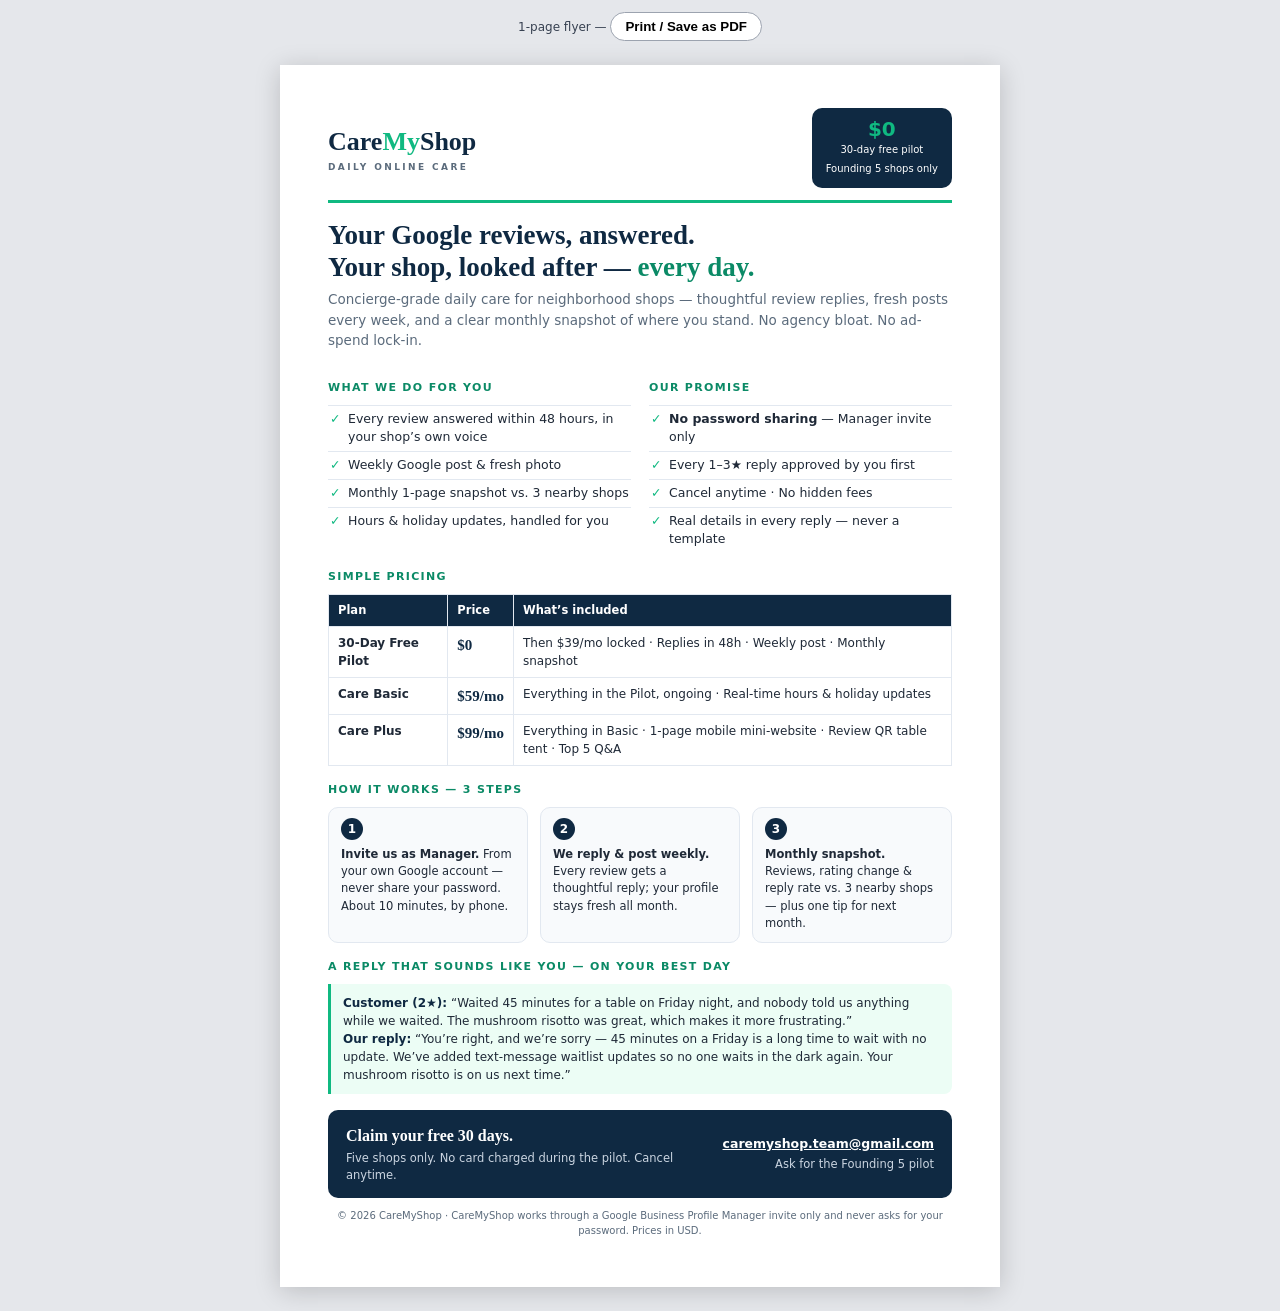
<file: flyer-en.html>
<!DOCTYPE html>
<html lang="en">
<head>
<meta charset="utf-8">
<meta name="viewport" content="width=device-width, initial-scale=1">
<title>CareMyShop — 1-Page Flyer (English)</title>
<meta name="description" content="CareMyShop: concierge-grade daily care for your neighborhood shop. Free 30-day pilot.">
<style>
  :root { --navy:#0F2942; --emerald:#10B981; --emerald-dark:#0B8A66; --off:#F8FAFC; --ink:#1F2937; --muted:#5B6B7C; --line:#E2E8F0; }
  * { box-sizing:border-box; }
  body { margin:0; font-family:system-ui,-apple-system,"Segoe UI",Roboto,Arial,sans-serif; color:var(--ink); background:#E5E7EB; font-size:12.5px; line-height:1.5; }
  .page { background:#fff; max-width:7.5in; margin:24px auto; padding:0.45in 0.5in 0.4in; box-shadow:0 4px 24px rgba(0,0,0,.18); }
  .masthead { display:flex; justify-content:space-between; align-items:center; border-bottom:3px solid var(--emerald); padding-bottom:12px; }
  .brand { font-family:Georgia,serif; font-size:26px; font-weight:700; color:var(--navy); }
  .brand em { font-style:normal; color:var(--emerald); }
  .brand small { display:block; font-family:system-ui,sans-serif; font-size:9px; letter-spacing:2.4px; color:var(--muted); font-weight:700; }
  .badge { background:var(--navy); color:#fff; border-radius:10px; padding:10px 14px; text-align:center; }
  .badge b { display:block; font-size:20px; color:var(--emerald); line-height:1.1; }
  .badge span { font-size:10px; }
  h1 { font-family:Georgia,serif; color:var(--navy); font-size:27px; line-height:1.2; margin:16px 0 6px; }
  h1 span { color:var(--emerald-dark); }
  .sub { font-size:13.5px; color:var(--muted); margin:0 0 14px; max-width:6.9in; }
  h2 { font-size:11px; text-transform:uppercase; letter-spacing:.12em; color:var(--emerald-dark); margin:16px 0 8px; }
  .cols { display:flex; gap:18px; }
  .cols > div { flex:1; }
  ul.tight { margin:0; padding-left:0; list-style:none; }
  ul.tight li { padding:4px 0 4px 20px; position:relative; border-top:1px solid var(--line); }
  ul.tight li::before { content:"✓"; position:absolute; left:2px; color:var(--emerald); font-weight:800; }
  table.plans { width:100%; border-collapse:collapse; font-size:12px; }
  table.plans th, table.plans td { border:1px solid var(--line); padding:7px 9px; text-align:left; vertical-align:top; }
  table.plans th { background:var(--navy); color:#fff; font-size:11.5px; }
  table.plans td.price { font-family:Georgia,serif; font-weight:700; font-size:15px; color:var(--navy); white-space:nowrap; }
  .steps { display:flex; gap:12px; }
  .step { flex:1; background:var(--off); border:1px solid var(--line); border-radius:10px; padding:10px 12px; }
  .step b.num { display:inline-flex; width:22px; height:22px; border-radius:50%; background:var(--navy); color:#fff; align-items:center; justify-content:center; font-size:12px; margin-bottom:4px; }
  .step p { margin:2px 0 0; font-size:11.5px; }
  .sample { background:#ECFDF5; border-left:3px solid var(--emerald); border-radius:0 8px 8px 0; padding:10px 12px; font-size:12px; }
  .sample b { color:var(--navy); }
  .cta { margin-top:16px; background:var(--navy); color:#fff; border-radius:10px; padding:14px 18px; display:flex; justify-content:space-between; align-items:center; gap:14px; }
  .cta b { font-family:Georgia,serif; font-size:16px; }
  .cta p { margin:2px 0 0; font-size:11.5px; color:#CBD5E1; }
  .cta a { color:#fff; font-weight:700; }
  .fine { margin-top:10px; font-size:10px; color:var(--muted); text-align:center; }
  .print-hint { max-width:7.5in; margin:12px auto 0; text-align:center; font-size:12px; color:#374151; }
  .print-hint button { padding:6px 14px; border-radius:999px; border:1px solid #9CA3AF; background:#fff; cursor:pointer; font-weight:700; }
  @media print {
    body { background:#fff; }
    .print-hint { display:none; }
    .page { margin:0; max-width:none; box-shadow:none; padding:0; }
    @page { size:Letter; margin:0.5in; }
  }
</style>
</head>
<body>
<div class="print-hint">1-page flyer — <button onclick="window.print()">Print / Save as PDF</button></div>
<div class="page">
  <header class="masthead">
    <div class="brand">Care<em>My</em>Shop<small>DAILY ONLINE CARE</small></div>
    <div class="badge"><b>$0</b><span>30-day free pilot<br>Founding 5 shops only</span></div>
  </header>

  <h1>Your Google reviews, answered.<br>Your shop, looked after — <span>every day.</span></h1>
  <p class="sub">Concierge-grade daily care for neighborhood shops — thoughtful review replies, fresh posts every week, and a clear monthly snapshot of where you stand. No agency bloat. No ad-spend lock-in.</p>

  <div class="cols">
    <div>
      <h2>What we do for you</h2>
      <ul class="tight">
        <li>Every review answered within 48 hours, in your shop&rsquo;s own voice</li>
        <li>Weekly Google post &amp; fresh photo</li>
        <li>Monthly 1-page snapshot vs. 3 nearby shops</li>
        <li>Hours &amp; holiday updates, handled for you</li>
      </ul>
    </div>
    <div>
      <h2>Our promise</h2>
      <ul class="tight">
        <li><strong>No password sharing</strong> — Manager invite only</li>
        <li>Every 1–3★ reply approved by you first</li>
        <li>Cancel anytime · No hidden fees</li>
        <li>Real details in every reply — never a template</li>
      </ul>
    </div>
  </div>

  <h2>Simple pricing</h2>
  <table class="plans">
    <tr><th>Plan</th><th>Price</th><th>What&rsquo;s included</th></tr>
    <tr><td><strong>30-Day Free Pilot</strong></td><td class="price">$0</td><td>Then $39/mo locked · Replies in 48h · Weekly post · Monthly snapshot</td></tr>
    <tr><td><strong>Care Basic</strong></td><td class="price">$59/mo</td><td>Everything in the Pilot, ongoing · Real-time hours &amp; holiday updates</td></tr>
    <tr><td><strong>Care Plus</strong></td><td class="price">$99/mo</td><td>Everything in Basic · 1-page mobile mini-website · Review QR table tent · Top 5 Q&amp;A</td></tr>
  </table>

  <h2>How it works — 3 steps</h2>
  <div class="steps">
    <div class="step"><b class="num">1</b><p><strong>Invite us as Manager.</strong> From your own Google account — never share your password. About 10 minutes, by phone.</p></div>
    <div class="step"><b class="num">2</b><p><strong>We reply &amp; post weekly.</strong> Every review gets a thoughtful reply; your profile stays fresh all month.</p></div>
    <div class="step"><b class="num">3</b><p><strong>Monthly snapshot.</strong> Reviews, rating change &amp; reply rate vs. 3 nearby shops — plus one tip for next month.</p></div>
  </div>

  <h2>A reply that sounds like you — on your best day</h2>
  <div class="sample">
    <b>Customer (2★):</b> &ldquo;Waited 45 minutes for a table on Friday night, and nobody told us anything while we waited. The mushroom risotto was great, which makes it more frustrating.&rdquo;<br>
    <b>Our reply:</b> &ldquo;You&rsquo;re right, and we&rsquo;re sorry — 45 minutes on a Friday is a long time to wait with no update. We&rsquo;ve added text-message waitlist updates so no one waits in the dark again. Your mushroom risotto is on us next time.&rdquo;
  </div>

  <div class="cta">
    <div>
      <b>Claim your free 30 days.</b>
      <p>Five shops only. No card charged during the pilot. Cancel anytime.</p>
    </div>
    <div style="text-align:right">
      <a href="mailto:caremyshop.team@gmail.com">caremyshop.team@gmail.com</a>
      <p>Ask for the Founding 5 pilot</p>
    </div>
  </div>
  <p class="fine">© 2026 CareMyShop · CareMyShop works through a Google Business Profile Manager invite only and never asks for your password. Prices in USD.</p>
</div>
</body>
</html>
</file>
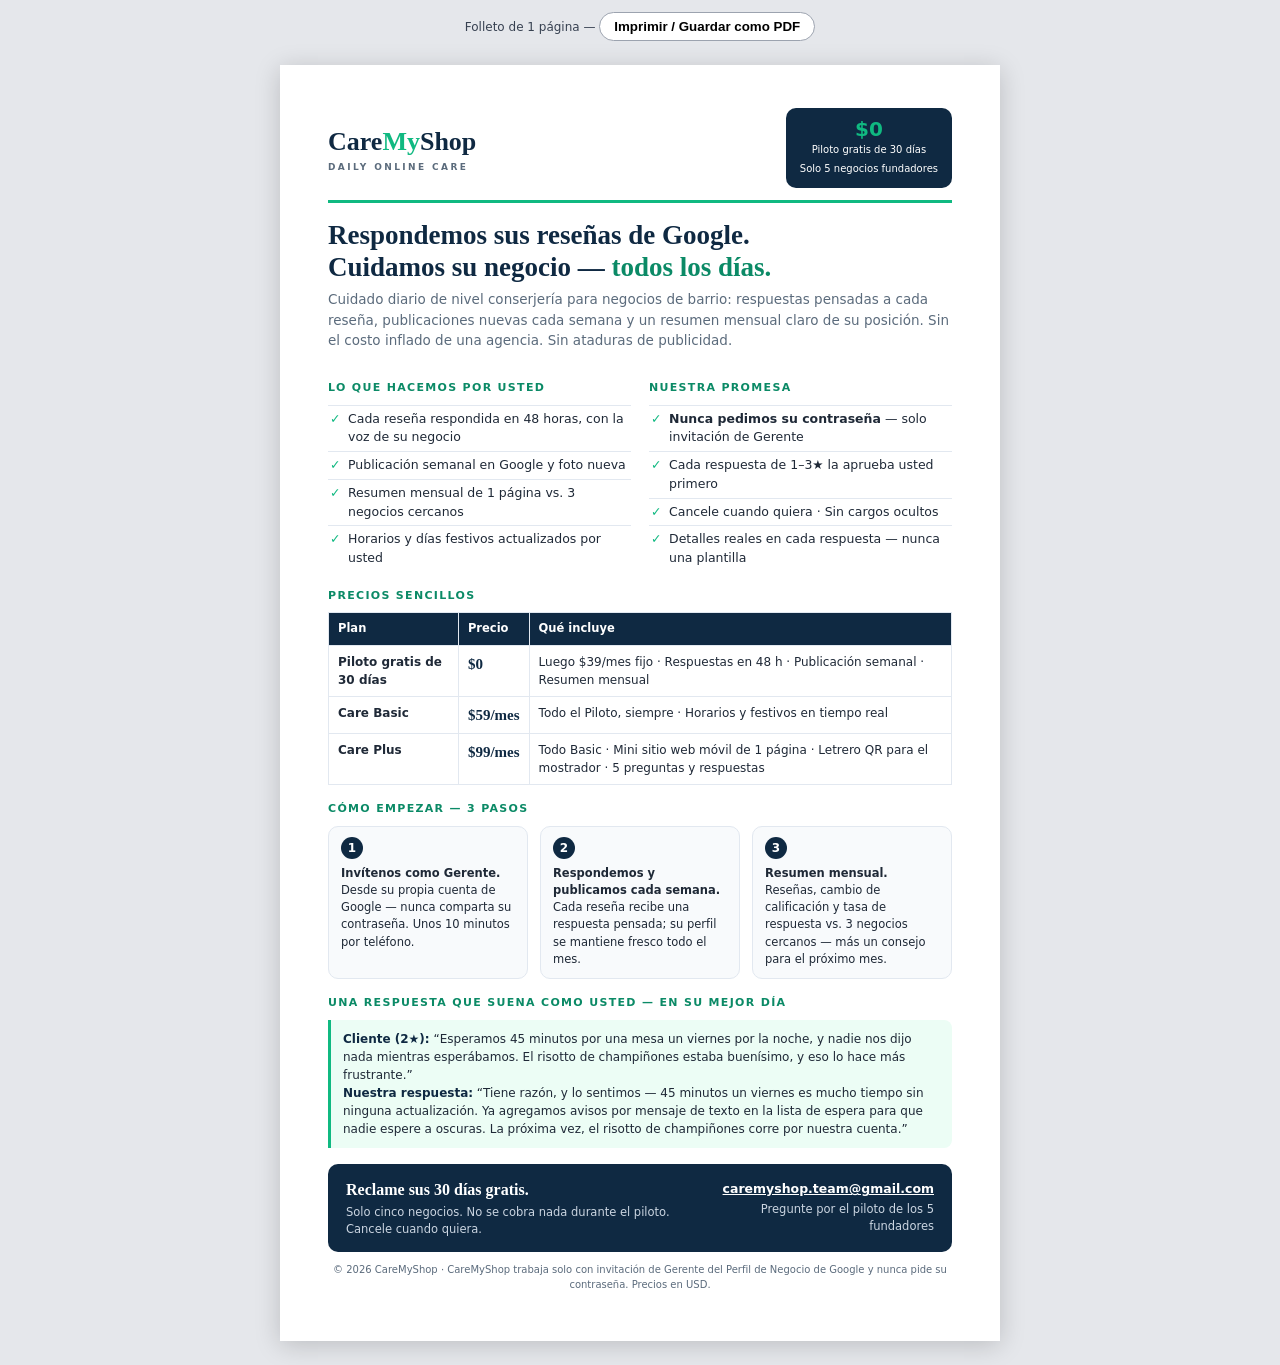
<file: flyer-es.html>
<!DOCTYPE html>
<html lang="es">
<head>
<meta charset="utf-8">
<meta name="viewport" content="width=device-width, initial-scale=1">
<title>CareMyShop — Folleto de 1 página (Español)</title>
<meta name="description" content="CareMyShop: cuidado diario de nivel conserjería para su negocio. Piloto gratis de 30 días.">
<style>
  :root { --navy:#0F2942; --emerald:#10B981; --emerald-dark:#0B8A66; --off:#F8FAFC; --ink:#1F2937; --muted:#5B6B7C; --line:#E2E8F0; }
  * { box-sizing:border-box; }
  body { margin:0; font-family:system-ui,-apple-system,"Segoe UI",Roboto,Arial,sans-serif; color:var(--ink); background:#E5E7EB; font-size:12.5px; line-height:1.5; }
  .page { background:#fff; max-width:7.5in; margin:24px auto; padding:0.45in 0.5in 0.4in; box-shadow:0 4px 24px rgba(0,0,0,.18); }
  .masthead { display:flex; justify-content:space-between; align-items:center; border-bottom:3px solid var(--emerald); padding-bottom:12px; }
  .brand { font-family:Georgia,serif; font-size:26px; font-weight:700; color:var(--navy); }
  .brand em { font-style:normal; color:var(--emerald); }
  .brand small { display:block; font-family:system-ui,sans-serif; font-size:9px; letter-spacing:2.4px; color:var(--muted); font-weight:700; }
  .badge { background:var(--navy); color:#fff; border-radius:10px; padding:10px 14px; text-align:center; }
  .badge b { display:block; font-size:20px; color:var(--emerald); line-height:1.1; }
  .badge span { font-size:10px; }
  h1 { font-family:Georgia,serif; color:var(--navy); font-size:27px; line-height:1.2; margin:16px 0 6px; }
  h1 span { color:var(--emerald-dark); }
  .sub { font-size:13.5px; color:var(--muted); margin:0 0 14px; max-width:6.9in; }
  h2 { font-size:11px; text-transform:uppercase; letter-spacing:.12em; color:var(--emerald-dark); margin:16px 0 8px; }
  .cols { display:flex; gap:18px; }
  .cols > div { flex:1; }
  ul.tight { margin:0; padding-left:0; list-style:none; }
  ul.tight li { padding:4px 0 4px 20px; position:relative; border-top:1px solid var(--line); }
  ul.tight li::before { content:"✓"; position:absolute; left:2px; color:var(--emerald); font-weight:800; }
  table.plans { width:100%; border-collapse:collapse; font-size:12px; }
  table.plans th, table.plans td { border:1px solid var(--line); padding:7px 9px; text-align:left; vertical-align:top; }
  table.plans th { background:var(--navy); color:#fff; font-size:11.5px; }
  table.plans td.price { font-family:Georgia,serif; font-weight:700; font-size:15px; color:var(--navy); white-space:nowrap; }
  .steps { display:flex; gap:12px; }
  .step { flex:1; background:var(--off); border:1px solid var(--line); border-radius:10px; padding:10px 12px; }
  .step b.num { display:inline-flex; width:22px; height:22px; border-radius:50%; background:var(--navy); color:#fff; align-items:center; justify-content:center; font-size:12px; margin-bottom:4px; }
  .step p { margin:2px 0 0; font-size:11.5px; }
  .sample { background:#ECFDF5; border-left:3px solid var(--emerald); border-radius:0 8px 8px 0; padding:10px 12px; font-size:12px; }
  .sample b { color:var(--navy); }
  .cta { margin-top:16px; background:var(--navy); color:#fff; border-radius:10px; padding:14px 18px; display:flex; justify-content:space-between; align-items:center; gap:14px; }
  .cta b { font-family:Georgia,serif; font-size:16px; }
  .cta p { margin:2px 0 0; font-size:11.5px; color:#CBD5E1; }
  .cta a { color:#fff; font-weight:700; }
  .fine { margin-top:10px; font-size:10px; color:var(--muted); text-align:center; }
  .print-hint { max-width:7.5in; margin:12px auto 0; text-align:center; font-size:12px; color:#374151; }
  .print-hint button { padding:6px 14px; border-radius:999px; border:1px solid #9CA3AF; background:#fff; cursor:pointer; font-weight:700; }
  @media print {
    body { background:#fff; }
    .print-hint { display:none; }
    .page { margin:0; max-width:none; box-shadow:none; padding:0; }
    @page { size:Letter; margin:0.5in; }
  }
</style>
</head>
<body>
<div class="print-hint">Folleto de 1 página — <button onclick="window.print()">Imprimir / Guardar como PDF</button></div>
<div class="page">
  <header class="masthead">
    <div class="brand">Care<em>My</em>Shop<small>DAILY ONLINE CARE</small></div>
    <div class="badge"><b>$0</b><span>Piloto gratis de 30 días<br>Solo 5 negocios fundadores</span></div>
  </header>

  <h1>Respondemos sus reseñas de Google.<br>Cuidamos su negocio — <span>todos los días.</span></h1>
  <p class="sub">Cuidado diario de nivel conserjería para negocios de barrio: respuestas pensadas a cada reseña, publicaciones nuevas cada semana y un resumen mensual claro de su posición. Sin el costo inflado de una agencia. Sin ataduras de publicidad.</p>

  <div class="cols">
    <div>
      <h2>Lo que hacemos por usted</h2>
      <ul class="tight">
        <li>Cada reseña respondida en 48 horas, con la voz de su negocio</li>
        <li>Publicación semanal en Google y foto nueva</li>
        <li>Resumen mensual de 1 página vs. 3 negocios cercanos</li>
        <li>Horarios y días festivos actualizados por usted</li>
      </ul>
    </div>
    <div>
      <h2>Nuestra promesa</h2>
      <ul class="tight">
        <li><strong>Nunca pedimos su contraseña</strong> — solo invitación de Gerente</li>
        <li>Cada respuesta de 1–3★ la aprueba usted primero</li>
        <li>Cancele cuando quiera · Sin cargos ocultos</li>
        <li>Detalles reales en cada respuesta — nunca una plantilla</li>
      </ul>
    </div>
  </div>

  <h2>Precios sencillos</h2>
  <table class="plans">
    <tr><th>Plan</th><th>Precio</th><th>Qué incluye</th></tr>
    <tr><td><strong>Piloto gratis de 30 días</strong></td><td class="price">$0</td><td>Luego $39/mes fijo · Respuestas en 48 h · Publicación semanal · Resumen mensual</td></tr>
    <tr><td><strong>Care Basic</strong></td><td class="price">$59/mes</td><td>Todo el Piloto, siempre · Horarios y festivos en tiempo real</td></tr>
    <tr><td><strong>Care Plus</strong></td><td class="price">$99/mes</td><td>Todo Basic · Mini sitio web móvil de 1 página · Letrero QR para el mostrador · 5 preguntas y respuestas</td></tr>
  </table>

  <h2>Cómo empezar — 3 pasos</h2>
  <div class="steps">
    <div class="step"><b class="num">1</b><p><strong>Invítenos como Gerente.</strong> Desde su propia cuenta de Google — nunca comparta su contraseña. Unos 10 minutos por teléfono.</p></div>
    <div class="step"><b class="num">2</b><p><strong>Respondemos y publicamos cada semana.</strong> Cada reseña recibe una respuesta pensada; su perfil se mantiene fresco todo el mes.</p></div>
    <div class="step"><b class="num">3</b><p><strong>Resumen mensual.</strong> Reseñas, cambio de calificación y tasa de respuesta vs. 3 negocios cercanos — más un consejo para el próximo mes.</p></div>
  </div>

  <h2>Una respuesta que suena como usted — en su mejor día</h2>
  <div class="sample">
    <b>Cliente (2★):</b> &ldquo;Esperamos 45 minutos por una mesa un viernes por la noche, y nadie nos dijo nada mientras esperábamos. El risotto de champiñones estaba buenísimo, y eso lo hace más frustrante.&rdquo;<br>
    <b>Nuestra respuesta:</b> &ldquo;Tiene razón, y lo sentimos — 45 minutos un viernes es mucho tiempo sin ninguna actualización. Ya agregamos avisos por mensaje de texto en la lista de espera para que nadie espere a oscuras. La próxima vez, el risotto de champiñones corre por nuestra cuenta.&rdquo;
  </div>

  <div class="cta">
    <div>
      <b>Reclame sus 30 días gratis.</b>
      <p>Solo cinco negocios. No se cobra nada durante el piloto. Cancele cuando quiera.</p>
    </div>
    <div style="text-align:right">
      <a href="mailto:caremyshop.team@gmail.com">caremyshop.team@gmail.com</a>
      <p>Pregunte por el piloto de los 5 fundadores</p>
    </div>
  </div>
  <p class="fine">© 2026 CareMyShop · CareMyShop trabaja solo con invitación de Gerente del Perfil de Negocio de Google y nunca pide su contraseña. Precios en USD.</p>
</div>
</body>
</html>
</file>
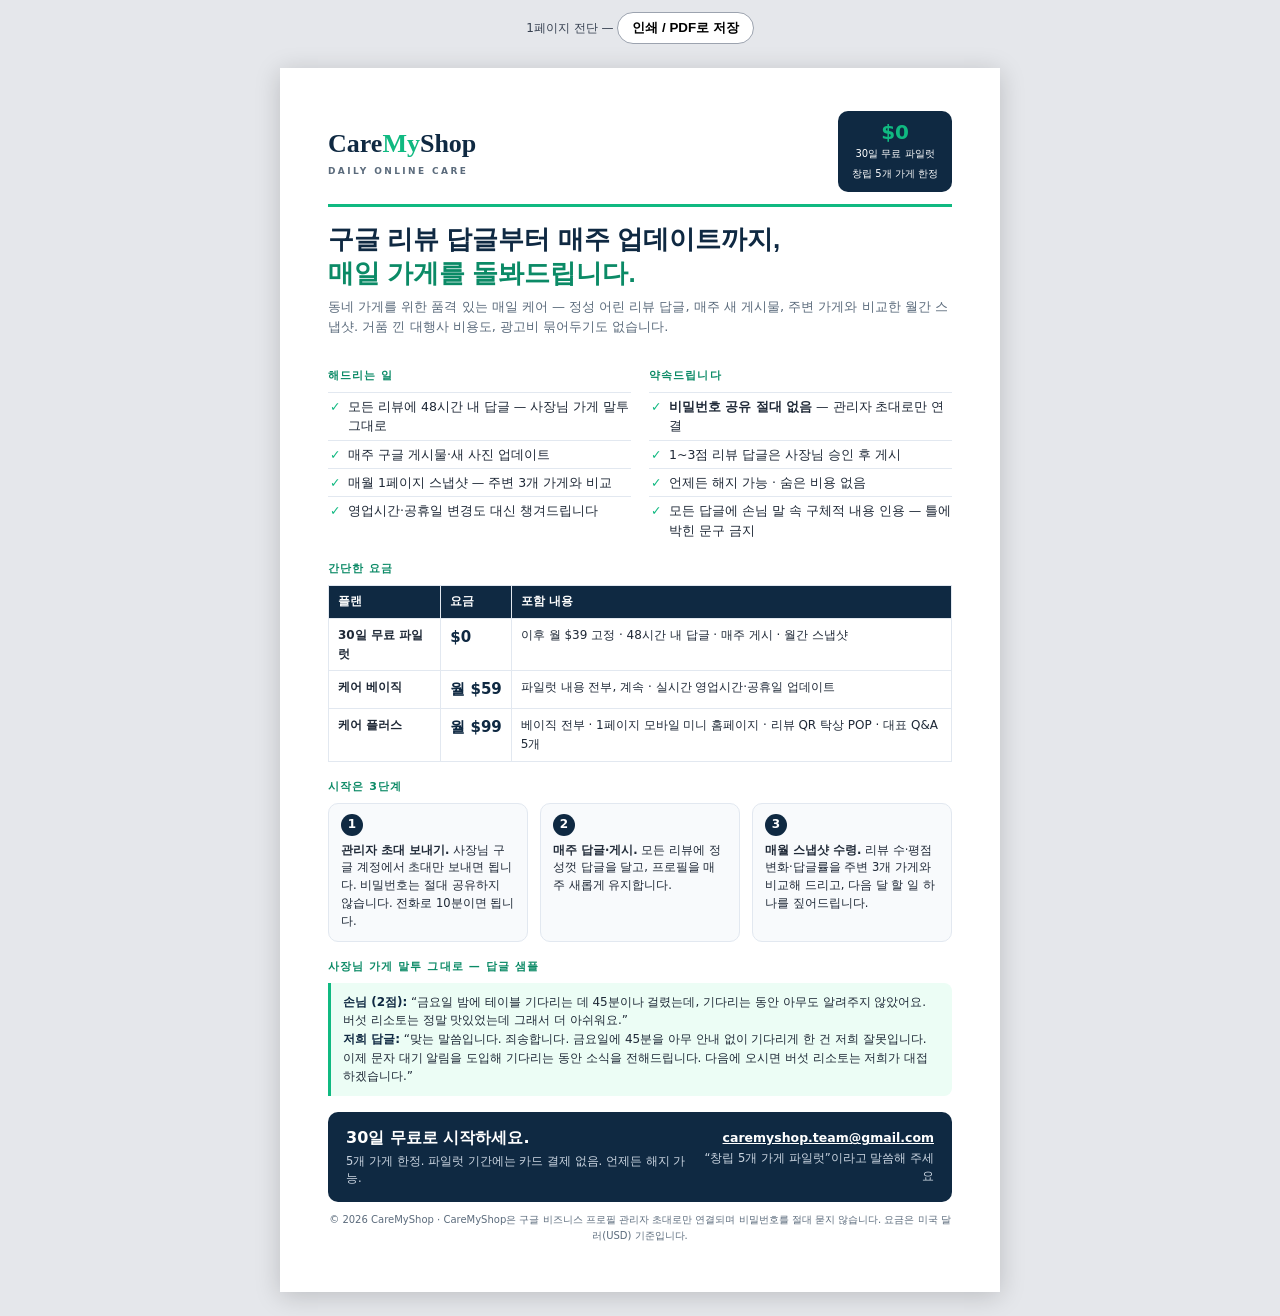
<file: flyer-ko.html>
<!DOCTYPE html>
<html lang="ko">
<head>
<meta charset="utf-8">
<meta name="viewport" content="width=device-width, initial-scale=1">
<title>CareMyShop — 1페이지 전단 (한국어)</title>
<meta name="description" content="CareMyShop: 우리 동네 가게를 위한 매일 온라인 케어. 30일 무료 파일럿.">
<style>
  :root { --navy:#0F2942; --emerald:#10B981; --emerald-dark:#0B8A66; --off:#F8FAFC; --ink:#1F2937; --muted:#5B6B7C; --line:#E2E8F0; }
  * { box-sizing:border-box; }
  body { margin:0; font-family:"Apple SD Gothic Neo","Noto Sans KR","Malgun Gothic",system-ui,-apple-system,"Segoe UI",sans-serif; color:var(--ink); background:#E5E7EB; font-size:12.5px; line-height:1.55; }
  .page { background:#fff; max-width:7.5in; margin:24px auto; padding:0.45in 0.5in 0.4in; box-shadow:0 4px 24px rgba(0,0,0,.18); }
  .masthead { display:flex; justify-content:space-between; align-items:center; border-bottom:3px solid var(--emerald); padding-bottom:12px; }
  .brand { font-family:Georgia,serif; font-size:26px; font-weight:700; color:var(--navy); }
  .brand em { font-style:normal; color:var(--emerald); }
  .brand small { display:block; font-family:system-ui,sans-serif; font-size:9px; letter-spacing:2.4px; color:var(--muted); font-weight:700; }
  .badge { background:var(--navy); color:#fff; border-radius:10px; padding:10px 14px; text-align:center; }
  .badge b { display:block; font-size:20px; color:var(--emerald); line-height:1.1; }
  .badge span { font-size:10px; }
  h1 { font-family:"Apple SD Gothic Neo","Noto Sans KR","Malgun Gothic",sans-serif; color:var(--navy); font-size:26px; line-height:1.3; margin:16px 0 6px; }
  h1 span { color:var(--emerald-dark); }
  .sub { font-size:13px; color:var(--muted); margin:0 0 14px; max-width:6.9in; }
  h2 { font-size:11px; text-transform:uppercase; letter-spacing:.1em; color:var(--emerald-dark); margin:16px 0 8px; }
  .cols { display:flex; gap:18px; }
  .cols > div { flex:1; }
  ul.tight { margin:0; padding-left:0; list-style:none; }
  ul.tight li { padding:4px 0 4px 20px; position:relative; border-top:1px solid var(--line); }
  ul.tight li::before { content:"✓"; position:absolute; left:2px; color:var(--emerald); font-weight:800; }
  table.plans { width:100%; border-collapse:collapse; font-size:12px; }
  table.plans th, table.plans td { border:1px solid var(--line); padding:7px 9px; text-align:left; vertical-align:top; }
  table.plans th { background:var(--navy); color:#fff; font-size:11.5px; }
  table.plans td.price { font-weight:700; font-size:15px; color:var(--navy); white-space:nowrap; }
  .steps { display:flex; gap:12px; }
  .step { flex:1; background:var(--off); border:1px solid var(--line); border-radius:10px; padding:10px 12px; }
  .step b.num { display:inline-flex; width:22px; height:22px; border-radius:50%; background:var(--navy); color:#fff; align-items:center; justify-content:center; font-size:12px; margin-bottom:4px; }
  .step p { margin:2px 0 0; font-size:11.5px; }
  .sample { background:#ECFDF5; border-left:3px solid var(--emerald); border-radius:0 8px 8px 0; padding:10px 12px; font-size:12px; }
  .sample b { color:var(--navy); }
  .cta { margin-top:16px; background:var(--navy); color:#fff; border-radius:10px; padding:14px 18px; display:flex; justify-content:space-between; align-items:center; gap:14px; }
  .cta b { font-size:16px; }
  .cta p { margin:2px 0 0; font-size:11.5px; color:#CBD5E1; }
  .cta a { color:#fff; font-weight:700; }
  .fine { margin-top:10px; font-size:10px; color:var(--muted); text-align:center; }
  .print-hint { max-width:7.5in; margin:12px auto 0; text-align:center; font-size:12px; color:#374151; }
  .print-hint button { padding:6px 14px; border-radius:999px; border:1px solid #9CA3AF; background:#fff; cursor:pointer; font-weight:700; }
  @media print {
    body { background:#fff; }
    .print-hint { display:none; }
    .page { margin:0; max-width:none; box-shadow:none; padding:0; }
    @page { size:Letter; margin:0.5in; }
  }
</style>
</head>
<body>
<div class="print-hint">1페이지 전단 — <button onclick="window.print()">인쇄 / PDF로 저장</button></div>
<div class="page">
  <header class="masthead">
    <div class="brand">Care<em>My</em>Shop<small>DAILY ONLINE CARE</small></div>
    <div class="badge"><b>$0</b><span>30일 무료 파일럿<br>창립 5개 가게 한정</span></div>
  </header>

  <h1>구글 리뷰 답글부터 매주 업데이트까지,<br><span>매일 가게를 돌봐드립니다.</span></h1>
  <p class="sub">동네 가게를 위한 품격 있는 매일 케어 — 정성 어린 리뷰 답글, 매주 새 게시물, 주변 가게와 비교한 월간 스냅샷. 거품 낀 대행사 비용도, 광고비 묶어두기도 없습니다.</p>

  <div class="cols">
    <div>
      <h2>해드리는 일</h2>
      <ul class="tight">
        <li>모든 리뷰에 48시간 내 답글 — 사장님 가게 말투 그대로</li>
        <li>매주 구글 게시물·새 사진 업데이트</li>
        <li>매월 1페이지 스냅샷 — 주변 3개 가게와 비교</li>
        <li>영업시간·공휴일 변경도 대신 챙겨드립니다</li>
      </ul>
    </div>
    <div>
      <h2>약속드립니다</h2>
      <ul class="tight">
        <li><strong>비밀번호 공유 절대 없음</strong> — 관리자 초대로만 연결</li>
        <li>1~3점 리뷰 답글은 사장님 승인 후 게시</li>
        <li>언제든 해지 가능 · 숨은 비용 없음</li>
        <li>모든 답글에 손님 말 속 구체적 내용 인용 — 틀에 박힌 문구 금지</li>
      </ul>
    </div>
  </div>

  <h2>간단한 요금</h2>
  <table class="plans">
    <tr><th>플랜</th><th>요금</th><th>포함 내용</th></tr>
    <tr><td><strong>30일 무료 파일럿</strong></td><td class="price">$0</td><td>이후 월 $39 고정 · 48시간 내 답글 · 매주 게시 · 월간 스냅샷</td></tr>
    <tr><td><strong>케어 베이직</strong></td><td class="price">월 $59</td><td>파일럿 내용 전부, 계속 · 실시간 영업시간·공휴일 업데이트</td></tr>
    <tr><td><strong>케어 플러스</strong></td><td class="price">월 $99</td><td>베이직 전부 · 1페이지 모바일 미니 홈페이지 · 리뷰 QR 탁상 POP · 대표 Q&amp;A 5개</td></tr>
  </table>

  <h2>시작은 3단계</h2>
  <div class="steps">
    <div class="step"><b class="num">1</b><p><strong>관리자 초대 보내기.</strong> 사장님 구글 계정에서 초대만 보내면 됩니다. 비밀번호는 절대 공유하지 않습니다. 전화로 10분이면 됩니다.</p></div>
    <div class="step"><b class="num">2</b><p><strong>매주 답글·게시.</strong> 모든 리뷰에 정성껏 답글을 달고, 프로필을 매주 새롭게 유지합니다.</p></div>
    <div class="step"><b class="num">3</b><p><strong>매월 스냅샷 수령.</strong> 리뷰 수·평점 변화·답글률을 주변 3개 가게와 비교해 드리고, 다음 달 할 일 하나를 짚어드립니다.</p></div>
  </div>

  <h2>사장님 가게 말투 그대로 — 답글 샘플</h2>
  <div class="sample">
    <b>손님 (2점):</b> &ldquo;금요일 밤에 테이블 기다리는 데 45분이나 걸렸는데, 기다리는 동안 아무도 알려주지 않았어요. 버섯 리소토는 정말 맛있었는데 그래서 더 아쉬워요.&rdquo;<br>
    <b>저희 답글:</b> &ldquo;맞는 말씀입니다. 죄송합니다. 금요일에 45분을 아무 안내 없이 기다리게 한 건 저희 잘못입니다. 이제 문자 대기 알림을 도입해 기다리는 동안 소식을 전해드립니다. 다음에 오시면 버섯 리소토는 저희가 대접하겠습니다.&rdquo;
  </div>

  <div class="cta">
    <div>
      <b>30일 무료로 시작하세요.</b>
      <p>5개 가게 한정. 파일럿 기간에는 카드 결제 없음. 언제든 해지 가능.</p>
    </div>
    <div style="text-align:right">
      <a href="mailto:caremyshop.team@gmail.com">caremyshop.team@gmail.com</a>
      <p>&ldquo;창립 5개 가게 파일럿&rdquo;이라고 말씀해 주세요</p>
    </div>
  </div>
  <p class="fine">© 2026 CareMyShop · CareMyShop은 구글 비즈니스 프로필 관리자 초대로만 연결되며 비밀번호를 절대 묻지 않습니다. 요금은 미국 달러(USD) 기준입니다.</p>
</div>
</body>
</html>
</file>
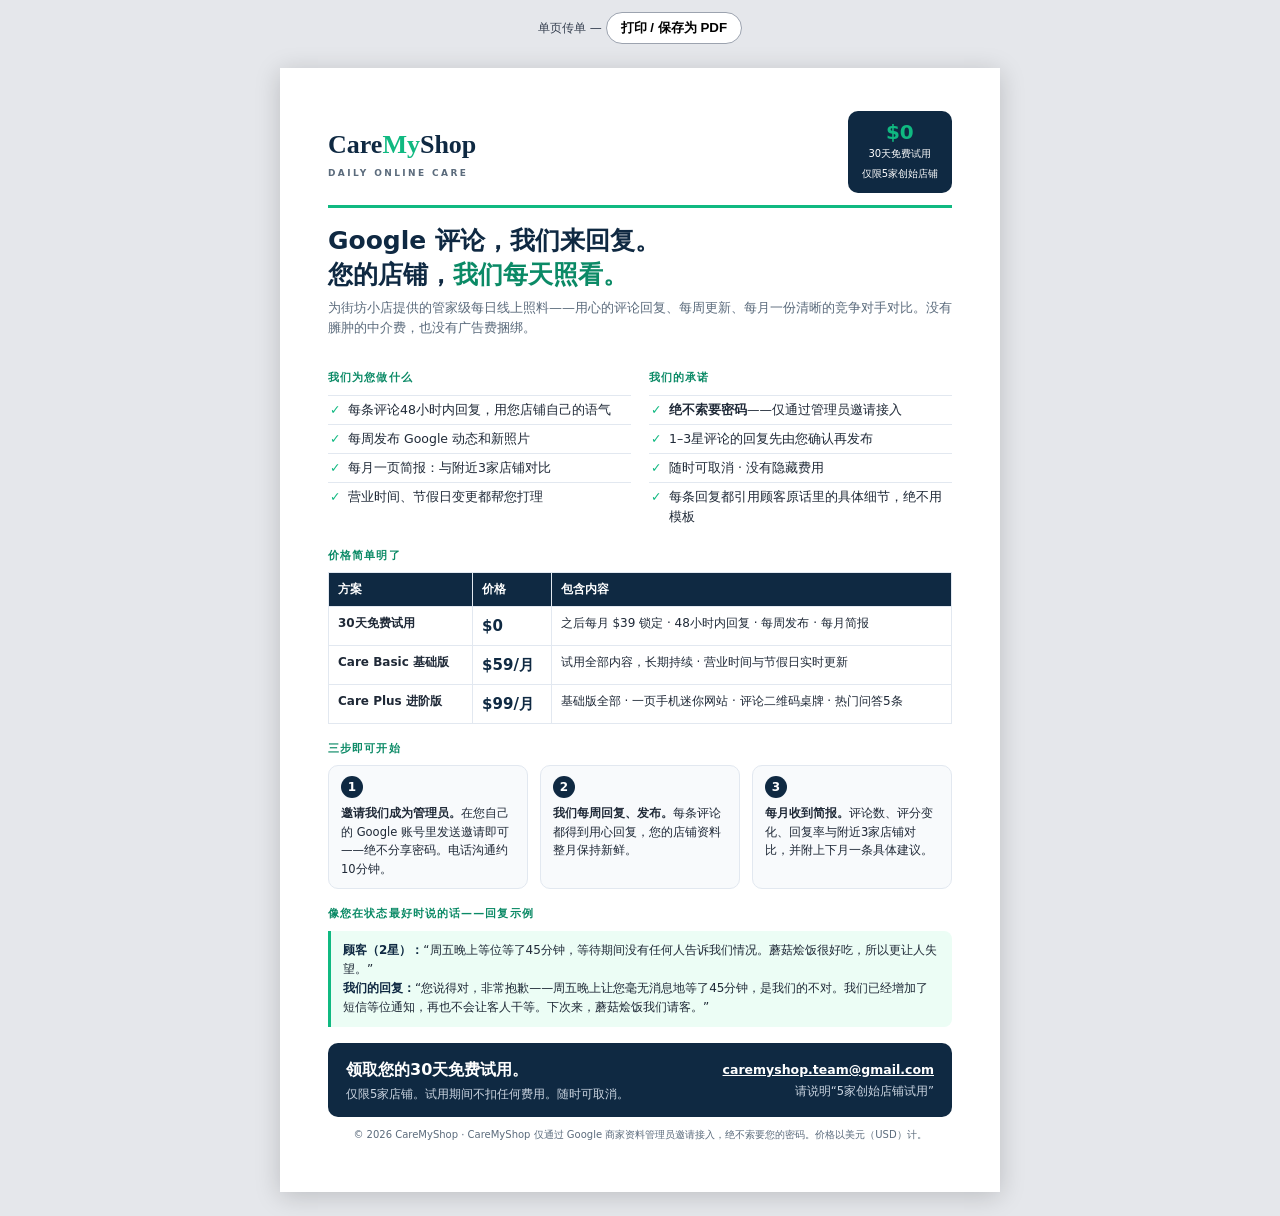
<file: flyer-zh.html>
<!DOCTYPE html>
<html lang="zh-CN">
<head>
<meta charset="utf-8">
<meta name="viewport" content="width=device-width, initial-scale=1">
<title>CareMyShop — 单页传单（中文）</title>
<meta name="description" content="CareMyShop：为街坊小店提供每天的线上贴心照料。30天免费试用。">
<style>
  :root { --navy:#0F2942; --emerald:#10B981; --emerald-dark:#0B8A66; --off:#F8FAFC; --ink:#1F2937; --muted:#5B6B7C; --line:#E2E8F0; }
  * { box-sizing:border-box; }
  body { margin:0; font-family:"PingFang SC","Hiragino Sans GB","Microsoft YaHei","Noto Sans SC",system-ui,-apple-system,"Segoe UI",sans-serif; color:var(--ink); background:#E5E7EB; font-size:12.5px; line-height:1.6; }
  .page { background:#fff; max-width:7.5in; margin:24px auto; padding:0.45in 0.5in 0.4in; box-shadow:0 4px 24px rgba(0,0,0,.18); }
  .masthead { display:flex; justify-content:space-between; align-items:center; border-bottom:3px solid var(--emerald); padding-bottom:12px; }
  .brand { font-family:Georgia,serif; font-size:26px; font-weight:700; color:var(--navy); }
  .brand em { font-style:normal; color:var(--emerald); }
  .brand small { display:block; font-family:system-ui,sans-serif; font-size:9px; letter-spacing:2.4px; color:var(--muted); font-weight:700; }
  .badge { background:var(--navy); color:#fff; border-radius:10px; padding:10px 14px; text-align:center; }
  .badge b { display:block; font-size:20px; color:var(--emerald); line-height:1.1; }
  .badge span { font-size:10px; }
  h1 { color:var(--navy); font-size:25px; line-height:1.35; margin:16px 0 6px; }
  h1 span { color:var(--emerald-dark); }
  .sub { font-size:13px; color:var(--muted); margin:0 0 14px; max-width:6.9in; }
  h2 { font-size:11px; text-transform:uppercase; letter-spacing:.1em; color:var(--emerald-dark); margin:16px 0 8px; }
  .cols { display:flex; gap:18px; }
  .cols > div { flex:1; }
  ul.tight { margin:0; padding-left:0; list-style:none; }
  ul.tight li { padding:4px 0 4px 20px; position:relative; border-top:1px solid var(--line); }
  ul.tight li::before { content:"✓"; position:absolute; left:2px; color:var(--emerald); font-weight:800; }
  table.plans { width:100%; border-collapse:collapse; font-size:12px; }
  table.plans th, table.plans td { border:1px solid var(--line); padding:7px 9px; text-align:left; vertical-align:top; }
  table.plans th { background:var(--navy); color:#fff; font-size:11.5px; }
  table.plans td.price { font-weight:700; font-size:15px; color:var(--navy); white-space:nowrap; }
  .steps { display:flex; gap:12px; }
  .step { flex:1; background:var(--off); border:1px solid var(--line); border-radius:10px; padding:10px 12px; }
  .step b.num { display:inline-flex; width:22px; height:22px; border-radius:50%; background:var(--navy); color:#fff; align-items:center; justify-content:center; font-size:12px; margin-bottom:4px; }
  .step p { margin:2px 0 0; font-size:11.5px; }
  .sample { background:#ECFDF5; border-left:3px solid var(--emerald); border-radius:0 8px 8px 0; padding:10px 12px; font-size:12px; }
  .sample b { color:var(--navy); }
  .cta { margin-top:16px; background:var(--navy); color:#fff; border-radius:10px; padding:14px 18px; display:flex; justify-content:space-between; align-items:center; gap:14px; }
  .cta b { font-size:16px; }
  .cta p { margin:2px 0 0; font-size:11.5px; color:#CBD5E1; }
  .cta a { color:#fff; font-weight:700; }
  .fine { margin-top:10px; font-size:10px; color:var(--muted); text-align:center; }
  .print-hint { max-width:7.5in; margin:12px auto 0; text-align:center; font-size:12px; color:#374151; }
  .print-hint button { padding:6px 14px; border-radius:999px; border:1px solid #9CA3AF; background:#fff; cursor:pointer; font-weight:700; }
  @media print {
    body { background:#fff; }
    .print-hint { display:none; }
    .page { margin:0; max-width:none; box-shadow:none; padding:0; }
    @page { size:Letter; margin:0.5in; }
  }
</style>
</head>
<body>
<div class="print-hint">单页传单 — <button onclick="window.print()">打印 / 保存为 PDF</button></div>
<div class="page">
  <header class="masthead">
    <div class="brand">Care<em>My</em>Shop<small>DAILY ONLINE CARE</small></div>
    <div class="badge"><b>$0</b><span>30天免费试用<br>仅限5家创始店铺</span></div>
  </header>

  <h1>Google 评论，我们来回复。<br>您的店铺，<span>我们每天照看。</span></h1>
  <p class="sub">为街坊小店提供的管家级每日线上照料——用心的评论回复、每周更新、每月一份清晰的竞争对手对比。没有臃肿的中介费，也没有广告费捆绑。</p>

  <div class="cols">
    <div>
      <h2>我们为您做什么</h2>
      <ul class="tight">
        <li>每条评论48小时内回复，用您店铺自己的语气</li>
        <li>每周发布 Google 动态和新照片</li>
        <li>每月一页简报：与附近3家店铺对比</li>
        <li>营业时间、节假日变更都帮您打理</li>
      </ul>
    </div>
    <div>
      <h2>我们的承诺</h2>
      <ul class="tight">
        <li><strong>绝不索要密码</strong>——仅通过管理员邀请接入</li>
        <li>1–3星评论的回复先由您确认再发布</li>
        <li>随时可取消 · 没有隐藏费用</li>
        <li>每条回复都引用顾客原话里的具体细节，绝不用模板</li>
      </ul>
    </div>
  </div>

  <h2>价格简单明了</h2>
  <table class="plans">
    <tr><th>方案</th><th>价格</th><th>包含内容</th></tr>
    <tr><td><strong>30天免费试用</strong></td><td class="price">$0</td><td>之后每月 $39 锁定 · 48小时内回复 · 每周发布 · 每月简报</td></tr>
    <tr><td><strong>Care Basic 基础版</strong></td><td class="price">$59/月</td><td>试用全部内容，长期持续 · 营业时间与节假日实时更新</td></tr>
    <tr><td><strong>Care Plus 进阶版</strong></td><td class="price">$99/月</td><td>基础版全部 · 一页手机迷你网站 · 评论二维码桌牌 · 热门问答5条</td></tr>
  </table>

  <h2>三步即可开始</h2>
  <div class="steps">
    <div class="step"><b class="num">1</b><p><strong>邀请我们成为管理员。</strong>在您自己的 Google 账号里发送邀请即可——绝不分享密码。电话沟通约10分钟。</p></div>
    <div class="step"><b class="num">2</b><p><strong>我们每周回复、发布。</strong>每条评论都得到用心回复，您的店铺资料整月保持新鲜。</p></div>
    <div class="step"><b class="num">3</b><p><strong>每月收到简报。</strong>评论数、评分变化、回复率与附近3家店铺对比，并附上下月一条具体建议。</p></div>
  </div>

  <h2>像您在状态最好时说的话——回复示例</h2>
  <div class="sample">
    <b>顾客（2星）：</b>“周五晚上等位等了45分钟，等待期间没有任何人告诉我们情况。蘑菇烩饭很好吃，所以更让人失望。”<br>
    <b>我们的回复：</b>“您说得对，非常抱歉——周五晚上让您毫无消息地等了45分钟，是我们的不对。我们已经增加了短信等位通知，再也不会让客人干等。下次来，蘑菇烩饭我们请客。”
  </div>

  <div class="cta">
    <div>
      <b>领取您的30天免费试用。</b>
      <p>仅限5家店铺。试用期间不扣任何费用。随时可取消。</p>
    </div>
    <div style="text-align:right">
      <a href="mailto:caremyshop.team@gmail.com">caremyshop.team@gmail.com</a>
      <p>请说明“5家创始店铺试用”</p>
    </div>
  </div>
  <p class="fine">© 2026 CareMyShop · CareMyShop 仅通过 Google 商家资料管理员邀请接入，绝不索要您的密码。价格以美元（USD）计。</p>
</div>
</body>
</html>
</file>
<file: styles.css>
/* CareMyShop — official landing page styles
   Palette: Deep Navy #0F2942 · Emerald #10B981 · Warm Off-White #F8FAFC
   Bar: concierge-grade, generous whitespace, clean typography. */

:root {
  --navy: #0F2942;
  --navy-soft: #1B3A5C;
  --emerald: #10B981;
  --emerald-dark: #0B8A66;
  --off-white: #F8FAFC;
  --ink: #1F2937;
  --muted: #5B6B7C;
  --line: #E2E8F0;
  --card: #FFFFFF;
  --gold: #B7791F;
  --radius: 14px;
  --shadow: 0 10px 30px rgba(15, 41, 66, 0.10);
  --max: 1080px;
}

* { box-sizing: border-box; }

html { scroll-behavior: smooth; }

body {
  margin: 0;
  font-family: system-ui, -apple-system, "Segoe UI", Roboto, "Helvetica Neue", Arial, sans-serif;
  color: var(--ink);
  background: var(--off-white);
  line-height: 1.65;
  font-size: 17px;
}

h1, h2, h3 {
  font-family: Georgia, "Times New Roman", serif;
  color: var(--navy);
  line-height: 1.25;
  margin: 0 0 0.5em;
}

h1 { font-size: clamp(2rem, 5vw, 3.1rem); }
h2 { font-size: clamp(1.6rem, 3.4vw, 2.2rem); }
h3 { font-size: 1.2rem; }

p { margin: 0 0 1em; }
a { color: var(--emerald-dark); }
img, svg { max-width: 100%; height: auto; }

.wrap { max-width: var(--max); margin: 0 auto; padding: 0 24px; }
.eyebrow {
  text-transform: uppercase;
  letter-spacing: 0.14em;
  font-size: 0.78rem;
  font-weight: 700;
  color: var(--emerald-dark);
  margin-bottom: 0.6em;
}
.lede { font-size: 1.15rem; color: var(--muted); max-width: 640px; }
.section { padding: 72px 0; }
.section.alt { background: #fff; border-top: 1px solid var(--line); border-bottom: 1px solid var(--line); }
.section-head { max-width: 680px; margin-bottom: 36px; }
.section-head.center { margin-left: auto; margin-right: auto; text-align: center; }
.section-head.center .lede { margin-left: auto; margin-right: auto; }

/* ---- Header ---- */
.site-header {
  background: #fff;
  border-bottom: 1px solid var(--line);
  position: sticky;
  top: 0;
  z-index: 20;
}
.site-header .wrap {
  display: flex;
  align-items: center;
  justify-content: space-between;
  gap: 16px;
  padding-top: 12px;
  padding-bottom: 12px;
}
.brand { display: flex; align-items: center; gap: 10px; text-decoration: none; }
.brand img { width: 40px; height: 40px; }
.brand-name { font-family: Georgia, serif; font-weight: 700; font-size: 1.25rem; color: var(--navy); }
.brand-name em { font-style: normal; color: var(--emerald); }
.nav { display: flex; align-items: center; gap: 22px; }
.nav a { color: var(--navy); text-decoration: none; font-size: 0.95rem; font-weight: 600; }
.nav a:hover { color: var(--emerald-dark); }
.nav a.btn { color: #fff; }
.nav a.btn:hover { color: #fff; }

/* ---- Buttons ---- */
.btn {
  display: inline-block;
  padding: 13px 26px;
  border-radius: 999px;
  font-weight: 700;
  font-size: 1rem;
  text-decoration: none;
  border: 2px solid transparent;
  cursor: pointer;
  transition: transform 0.12s ease, box-shadow 0.12s ease;
}
.btn:hover { transform: translateY(-1px); }
.btn-primary { background: var(--emerald); color: #fff; box-shadow: 0 6px 18px rgba(16, 185, 129, 0.35); }
.btn-primary:hover { background: var(--emerald-dark); }
.btn-navy { background: var(--navy); color: #fff; }
.btn-navy:hover { background: var(--navy-soft); }
.btn-ghost { border-color: var(--navy); color: var(--navy); background: transparent; }
.btn-ghost:hover { background: var(--navy); color: #fff; }
.btn-sm { padding: 9px 18px; font-size: 0.92rem; }

/* ---- Hero ---- */
.hero {
  background: linear-gradient(180deg, #fff 0%, var(--off-white) 100%);
  padding: 84px 0 72px;
}
.hero .wrap { display: grid; grid-template-columns: 1.15fr 0.85fr; gap: 48px; align-items: center; }
.hero h1 span { color: var(--emerald-dark); }
.hero-points { list-style: none; padding: 0; margin: 0 0 28px; }
.hero-points li { padding-left: 30px; position: relative; margin-bottom: 10px; font-weight: 600; color: var(--navy); }
.hero-points li::before {
  content: "✓";
  position: absolute; left: 0; top: 0;
  width: 22px; height: 22px; border-radius: 50%;
  background: var(--emerald); color: #fff;
  font-size: 0.8rem; font-weight: 800;
  display: inline-flex; align-items: center; justify-content: center;
}
.hero-cta { display: flex; gap: 14px; flex-wrap: wrap; align-items: center; }
.hero-note { font-size: 0.9rem; color: var(--muted); margin-top: 14px; }
.hero-card {
  background: var(--navy);
  color: #fff;
  border-radius: var(--radius);
  padding: 30px 28px;
  box-shadow: var(--shadow);
}
.hero-card h3 { color: #fff; font-family: Georgia, serif; font-size: 1.35rem; }
.hero-card p { color: #CBD5E1; font-size: 0.98rem; }
.hero-card .big { font-family: Georgia, serif; font-size: 2.6rem; font-weight: 700; color: var(--emerald); line-height: 1; }
.hero-card .big small { font-size: 1rem; color: #CBD5E1; font-family: system-ui, sans-serif; font-weight: 600; }
.pilot-list { list-style: none; padding: 0; margin: 18px 0 22px; }
.pilot-list li { padding: 7px 0 7px 26px; position: relative; border-top: 1px solid rgba(255,255,255,0.14); font-size: 0.97rem; }
.pilot-list li::before { content: "✓"; position: absolute; left: 2px; color: var(--emerald); font-weight: 800; }

/* ---- Trust strip ---- */
.trust { background: var(--navy); color: #E2E8F0; padding: 18px 0; font-size: 0.95rem; }
.trust .wrap { display: flex; gap: 28px; flex-wrap: wrap; justify-content: center; text-align: center; }
.trust strong { color: #fff; }

/* ---- Pricing tiers ---- */
.tiers { display: grid; grid-template-columns: repeat(3, 1fr); gap: 22px; align-items: stretch; }
.tier {
  background: var(--card);
  border: 1px solid var(--line);
  border-radius: var(--radius);
  padding: 30px 26px;
  display: flex; flex-direction: column;
  box-shadow: var(--shadow);
}
.tier.featured { border: 2px solid var(--emerald); position: relative; }
.tier .flag {
  position: absolute; top: -13px; left: 50%; transform: translateX(-50%);
  background: var(--emerald); color: #fff;
  font-size: 0.75rem; font-weight: 800; letter-spacing: 0.08em;
  padding: 4px 14px; border-radius: 999px; white-space: nowrap;
}
.tier h3 { margin-bottom: 4px; }
.tier .price { font-family: Georgia, serif; font-size: 2.2rem; font-weight: 700; color: var(--navy); margin: 8px 0 2px; }
.tier .price small { font-size: 1rem; font-family: system-ui, sans-serif; font-weight: 600; color: var(--muted); }
.tier .price-note { font-size: 0.9rem; color: var(--muted); margin-bottom: 16px; }
.tier ul { list-style: none; padding: 0; margin: 0 0 22px; flex: 1; }
.tier li { padding: 7px 0 7px 26px; position: relative; font-size: 0.97rem; border-top: 1px solid var(--line); }
.tier li::before { content: "✓"; position: absolute; left: 2px; color: var(--emerald); font-weight: 800; }
.tier .btn { text-align: center; }
.tier .guard { font-size: 0.85rem; color: var(--muted); margin-top: 12px; }

/* ---- Before / After samples ---- */
.samples { display: grid; grid-template-columns: repeat(3, 1fr); gap: 22px; }
.sample {
  background: var(--card);
  border: 1px solid var(--line);
  border-radius: var(--radius);
  padding: 26px 24px;
  box-shadow: var(--shadow);
  display: flex; flex-direction: column;
}
.sample .tag {
  display: inline-block; align-self: flex-start;
  background: var(--off-white); border: 1px solid var(--line);
  color: var(--navy); font-size: 0.8rem; font-weight: 700;
  padding: 4px 10px; border-radius: 999px; margin-bottom: 14px;
}
.sample .stars { color: var(--gold); letter-spacing: 2px; font-size: 1.05rem; }
.sample h3 { margin: 6px 0 10px; }
.sample blockquote {
  margin: 0 0 16px; padding: 14px 16px;
  background: var(--off-white); border-left: 3px solid var(--line);
  border-radius: 0 8px 8px 0; font-size: 0.97rem; color: var(--muted);
}
.sample blockquote footer { margin-top: 8px; font-size: 0.85rem; color: var(--navy); font-weight: 600; }
.reply-label { font-size: 0.78rem; font-weight: 800; letter-spacing: 0.1em; text-transform: uppercase; color: var(--emerald-dark); margin-bottom: 6px; }
.sample .reply {
  margin: 0; padding: 14px 16px;
  background: #ECFDF5; border-left: 3px solid var(--emerald);
  border-radius: 0 8px 8px 0; font-size: 0.97rem;
}
.sample .reply-note { margin-top: 12px; font-size: 0.85rem; color: var(--muted); }

/* ---- Steps ---- */
.steps { display: grid; grid-template-columns: repeat(3, 1fr); gap: 22px; counter-reset: step; }
.step {
  background: var(--card); border: 1px solid var(--line);
  border-radius: var(--radius); padding: 28px 24px; box-shadow: var(--shadow);
}
.step .num {
  width: 44px; height: 44px; border-radius: 50%;
  background: var(--navy); color: #fff;
  display: flex; align-items: center; justify-content: center;
  font-family: Georgia, serif; font-size: 1.3rem; font-weight: 700;
  margin-bottom: 16px;
}
.step p { color: var(--muted); }

/* ---- FAQ ---- */
.faq { max-width: 760px; margin: 0 auto; }
.faq details {
  background: var(--card); border: 1px solid var(--line);
  border-radius: 10px; padding: 18px 22px; margin-bottom: 12px;
}
.faq summary { font-weight: 700; color: var(--navy); cursor: pointer; font-size: 1.05rem; }
.faq summary::-webkit-details-marker { color: var(--emerald-dark); }
.faq p { margin: 12px 0 0; color: var(--muted); }

/* ---- Pilot form ---- */
.pilot { background: var(--navy); color: #fff; }
.pilot h2 { color: #fff; }
.pilot .lede { color: #CBD5E1; }
.pilot-grid { display: grid; grid-template-columns: 1fr 1fr; gap: 48px; align-items: start; }
.pilot-form {
  background: #fff; color: var(--ink);
  border-radius: var(--radius); padding: 30px 28px;
}
.pilot-form label { display: block; font-weight: 700; font-size: 0.92rem; color: var(--navy); margin: 14px 0 6px; }
.pilot-form label:first-child { margin-top: 0; }
.pilot-form input, .pilot-form select, .pilot-form textarea {
  width: 100%; padding: 11px 13px;
  border: 1px solid var(--line); border-radius: 8px;
  font: inherit; font-size: 0.97rem; background: var(--off-white);
}
.pilot-form input:focus, .pilot-form select:focus, .pilot-form textarea:focus {
  outline: 2px solid var(--emerald); outline-offset: 1px; background: #fff;
}
.pilot-form .btn { width: 100%; margin-top: 20px; }
.form-note { font-size: 0.85rem; color: var(--muted); margin-top: 12px; text-align: center; }
.form-opt { font-weight: 400; color: var(--muted); }
.pilot-fine { font-size: 0.92rem; color: #CBD5E1; }
.pilot-fine li { margin-bottom: 8px; }

/* ---- Footer ---- */
.site-footer { background: #0B1E31; color: #94A3B8; padding: 44px 0 36px; font-size: 0.92rem; }
.site-footer .wrap { display: flex; justify-content: space-between; gap: 28px; flex-wrap: wrap; }
.site-footer a { color: #CBD5E1; }
.site-footer .brand-name { color: #fff; }
.footer-note { margin-top: 20px; font-size: 0.85rem; color: #64748B; }

/* ---- Responsive ---- */
@media (max-width: 900px) {
  .hero .wrap { grid-template-columns: 1fr; gap: 32px; }
  .tiers, .samples, .steps { grid-template-columns: 1fr; }
  .pilot-grid { grid-template-columns: 1fr; }
  .tier.featured { margin-top: 14px; }
}
@media (max-width: 640px) {
  body { font-size: 16px; }
  .section { padding: 52px 0; }
  .nav a:not(.btn) { display: none; }
  .hero { padding: 56px 0 48px; }
  .hero-cta .btn { width: 100%; text-align: center; }
  .trust .wrap { gap: 12px; }
}
@media (prefers-reduced-motion: reduce) {
  html { scroll-behavior: auto; }
  .btn { transition: none; }
}

/* ---- Submit fallback card (mailto: hand-off may do nothing in in-app browsers) ---- */
.submit-card {
  position: fixed;
  top: 0;
  left: 0;
  right: 0;
  z-index: 60;
  max-height: 100vh;
  overflow-y: auto;
  background: var(--navy);
  color: #fff;
  padding: 20px 0 22px;
  border-bottom: 3px solid var(--emerald);
  box-shadow: 0 18px 44px rgba(15, 41, 66, 0.45);
  -webkit-overflow-scrolling: touch;
}
.submit-card[hidden] { display: none; }
.submit-card .wrap { max-width: 680px; position: relative; padding-right: 56px; }
.submit-card-close {
  position: absolute;
  top: 0; right: 18px;
  width: 38px; height: 38px;
  border: 1px solid rgba(255,255,255,0.25);
  border-radius: 50%;
  background: transparent; color: #fff;
  font-size: 1.35rem; line-height: 1;
  cursor: pointer;
}
.submit-card-close:hover { background: rgba(255,255,255,0.10); }
.submit-card-eyebrow {
  text-transform: uppercase;
  letter-spacing: 0.14em;
  font-size: 0.72rem;
  font-weight: 800;
  color: var(--emerald);
  margin-bottom: 0.4em;
}
.submit-card h3 { color: #fff; font-size: 1.35rem; margin-bottom: 0.35em; }
.submit-card-lede { color: #CBD5E1; font-size: 0.95rem; margin-bottom: 16px; }
.submit-steps { list-style: none; padding: 0; margin: 0 0 14px; counter-reset: none; }
.submit-steps li { margin-bottom: 14px; }
.submit-step-label {
  display: block;
  font-size: 0.78rem;
  font-weight: 800;
  letter-spacing: 0.08em;
  text-transform: uppercase;
  color: #94A3B8;
  margin-bottom: 6px;
}
.submit-row {
  display: flex; align-items: center; gap: 10px; flex-wrap: wrap;
  background: rgba(255,255,255,0.07);
  border: 1px solid rgba(255,255,255,0.18);
  border-radius: 10px;
  padding: 10px 10px 10px 14px;
}
.submit-address {
  flex: 1 1 220px;
  font-family: ui-monospace, SFMono-Regular, Menlo, Consolas, monospace;
  font-size: 0.95rem;
  color: #fff;
  word-break: break-all;
}
.copy-btn {
  flex: 0 0 auto;
  background: var(--emerald);
  color: #fff;
  border: 0;
  border-radius: 999px;
  padding: 9px 18px;
  font: inherit;
  font-size: 0.88rem;
  font-weight: 800;
  cursor: pointer;
}
.copy-btn:hover { background: var(--emerald-dark); }
.copy-btn.is-copied { background: #fff; color: var(--emerald-dark); }
.copy-btn-wide { width: 100%; margin-top: 8px; }
.submit-summary {
  margin: 0;
  padding: 12px 14px;
  max-height: 148px;
  overflow-y: auto;
  background: var(--off-white);
  color: var(--ink);
  border-radius: 10px;
  font-family: ui-monospace, SFMono-Regular, Menlo, Consolas, monospace;
  font-size: 0.82rem;
  line-height: 1.55;
  white-space: pre-wrap;
  word-break: break-word;
}
.submit-card-alt { font-size: 0.9rem; color: #CBD5E1; margin: 4px 0 10px; }
.submit-card-alt a { color: #6EE7B7; font-weight: 700; }
.submit-card-note { font-size: 0.82rem; color: #94A3B8; margin: 0; }

@media (max-width: 640px) {
  .submit-card { padding: 16px 0 18px; }
  .submit-card .wrap { padding-right: 48px; }
  .submit-card-close { right: 10px; width: 34px; height: 34px; }
  .submit-card h3 { font-size: 1.18rem; }
  .submit-card-lede { font-size: 0.9rem; }
  .copy-btn { width: 100%; }
  .submit-summary { max-height: 120px; }
}

/* ---- Live demo callout (samples section) ---- */
.demo-callout {
  display: flex;
  align-items: center;
  justify-content: space-between;
  gap: 18px;
  flex-wrap: wrap;
  background: #ECFDF5;
  border: 1px solid #A7F3D0;
  border-left: 4px solid var(--emerald);
  border-radius: var(--radius);
  padding: 16px 20px;
  margin: 0 0 26px;
}
.demo-callout-eyebrow {
  margin: 0 0 4px;
  font-size: 0.74rem;
  font-weight: 800;
  letter-spacing: 0.12em;
  text-transform: uppercase;
  color: var(--emerald-dark);
}
.demo-callout-text { margin: 0; font-size: 0.93rem; color: #334155; max-width: 640px; }
.demo-callout .btn { white-space: nowrap; }
</file>
